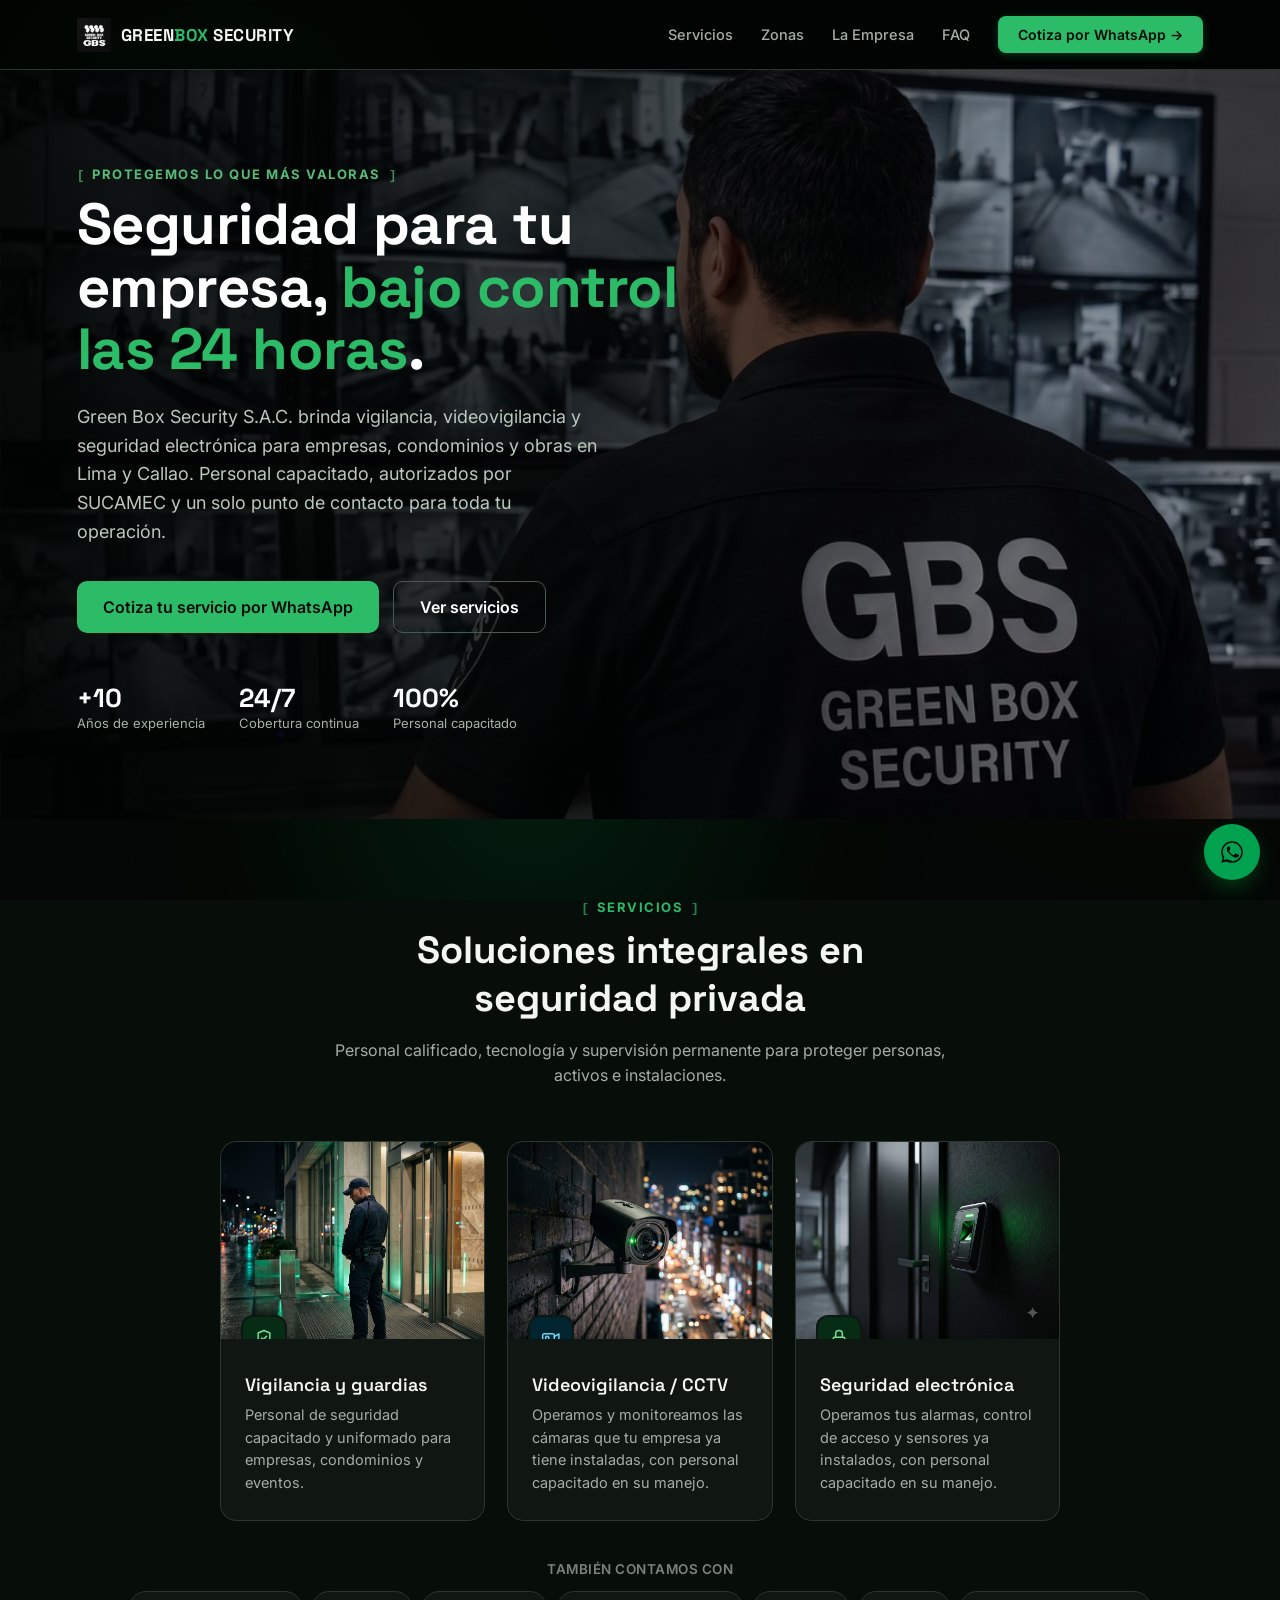
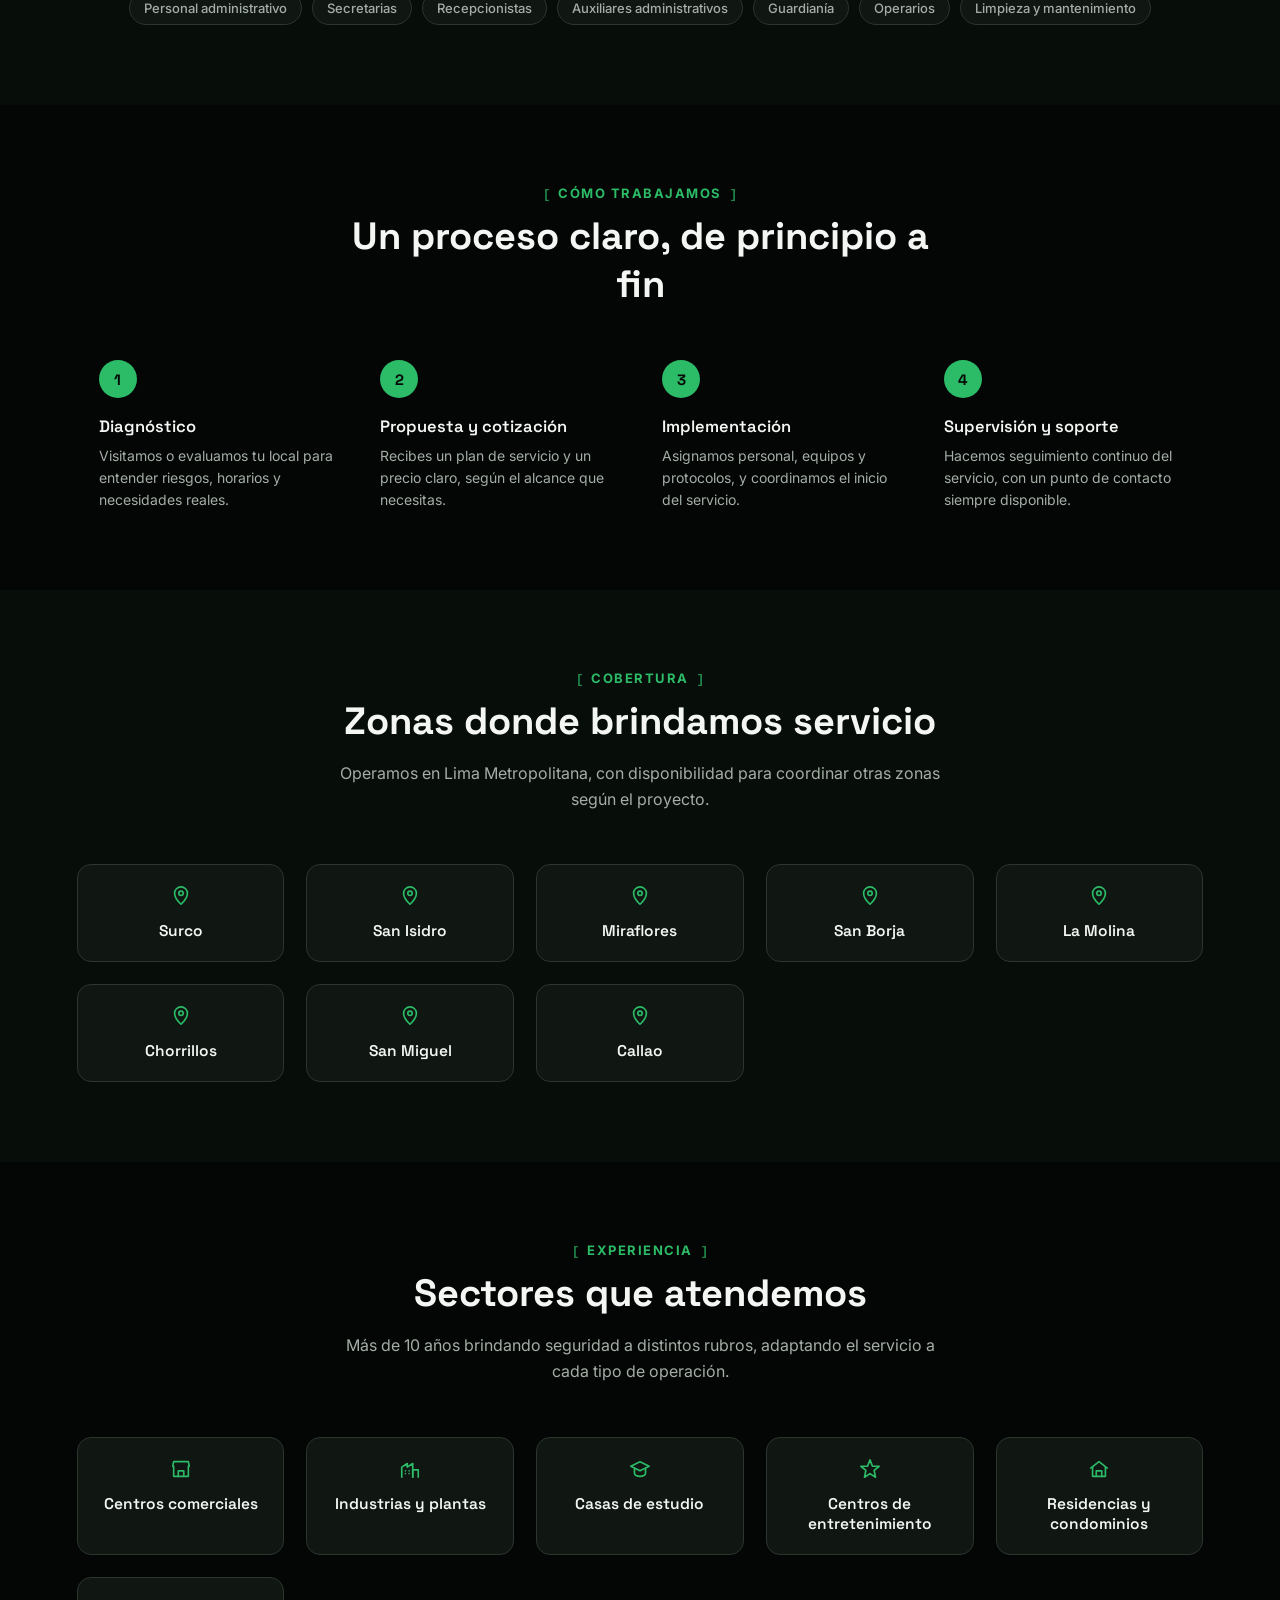
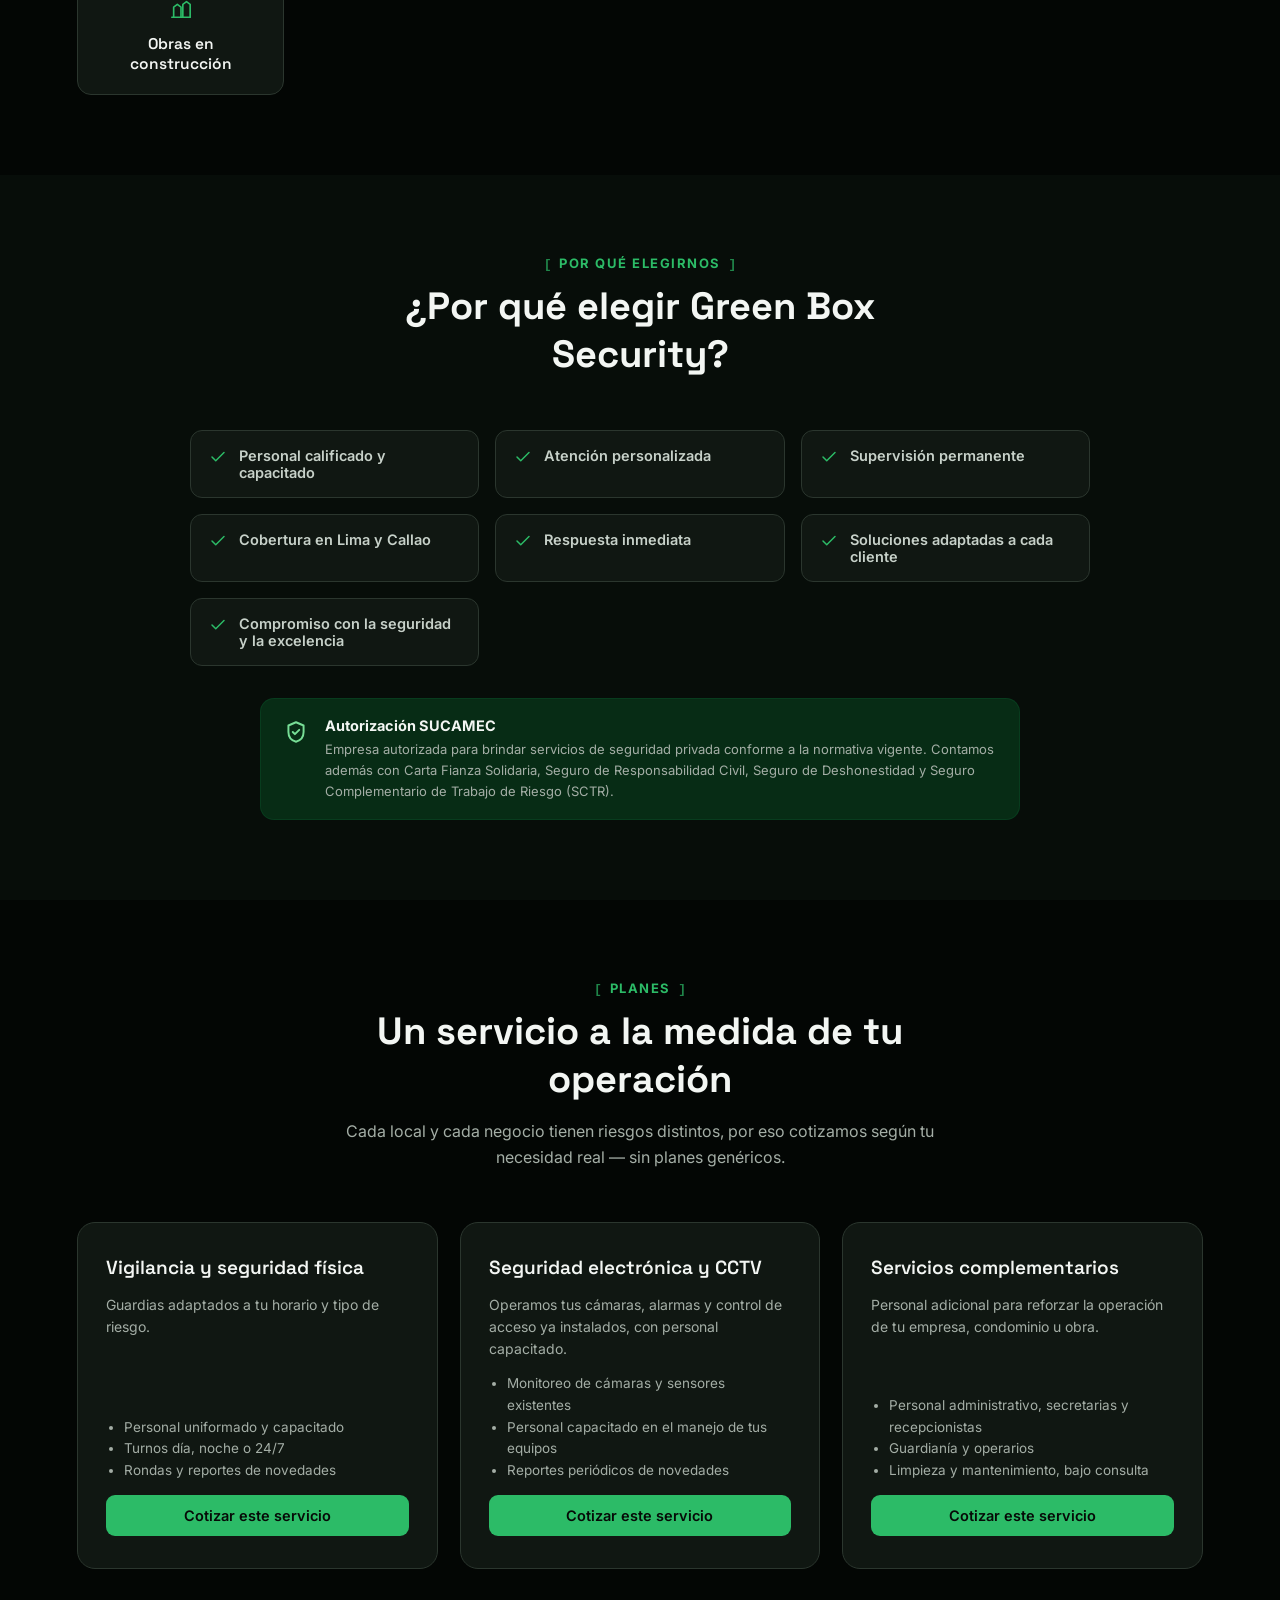
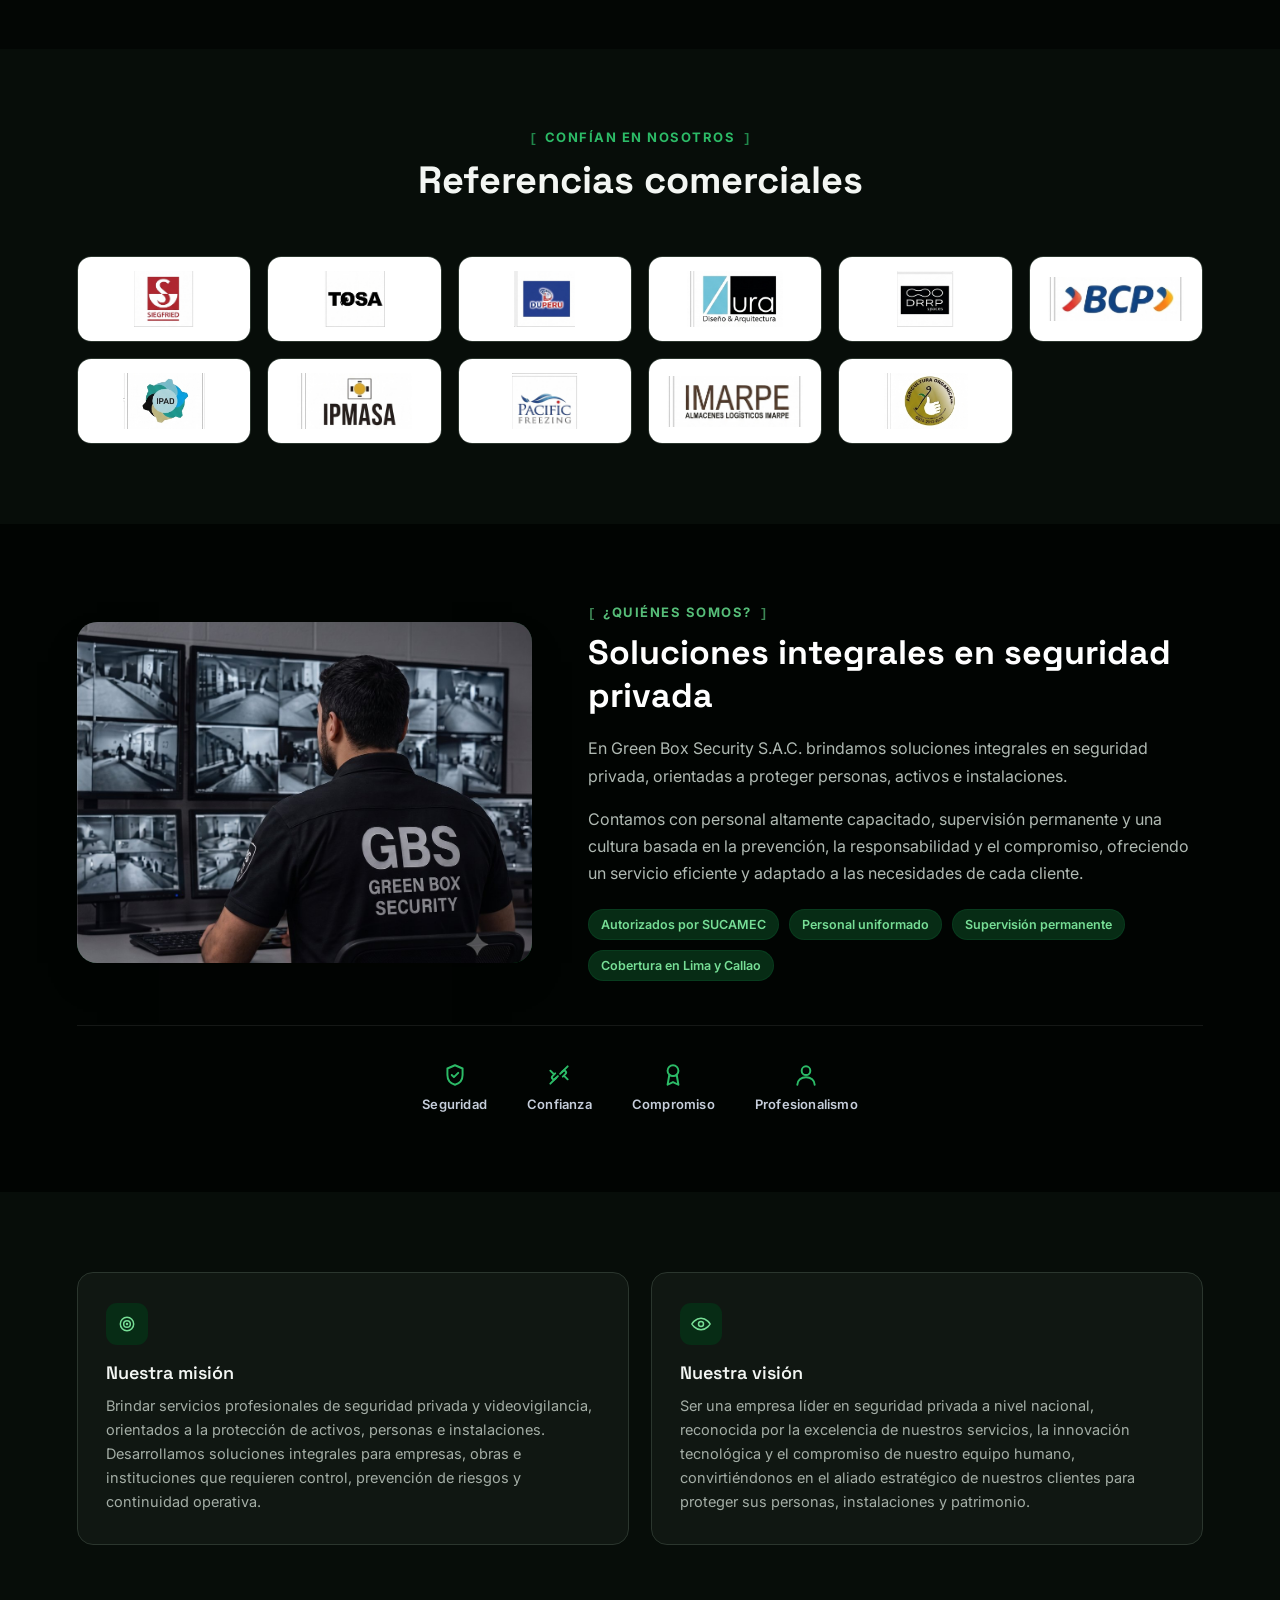
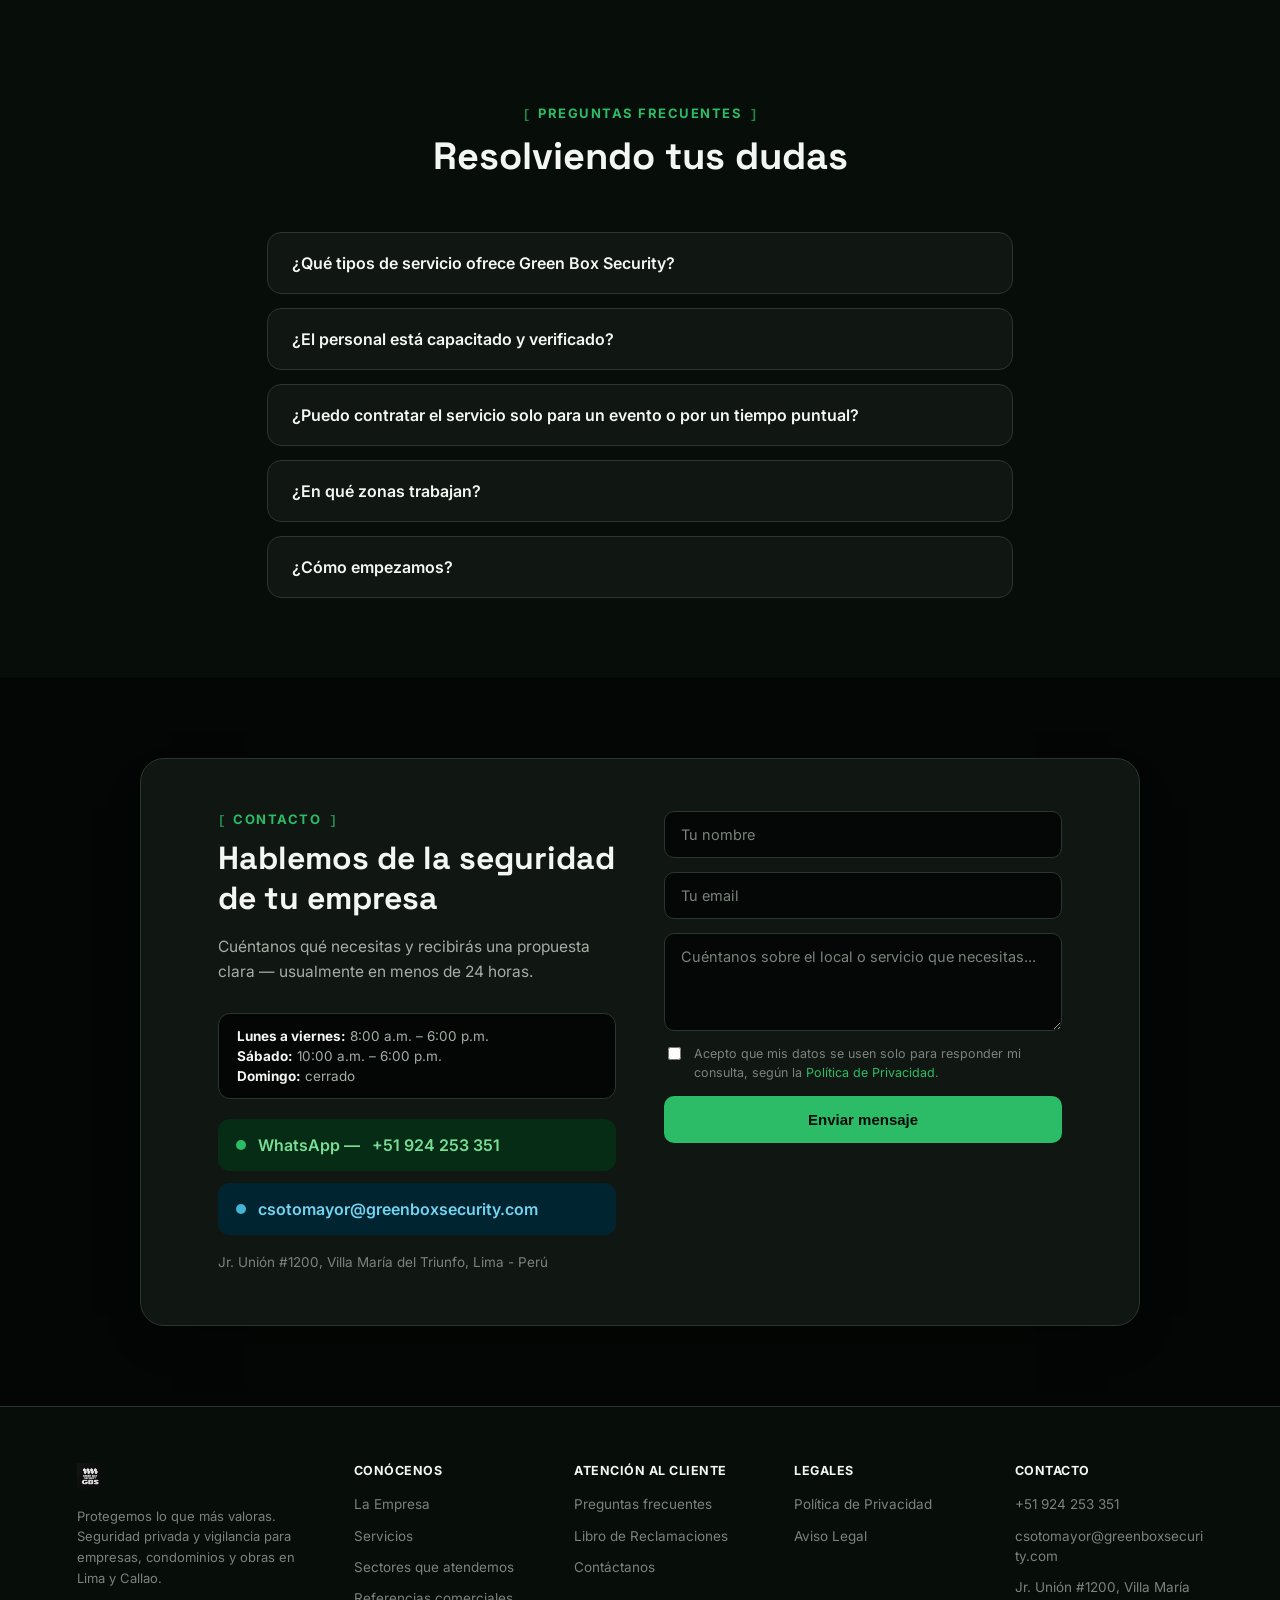
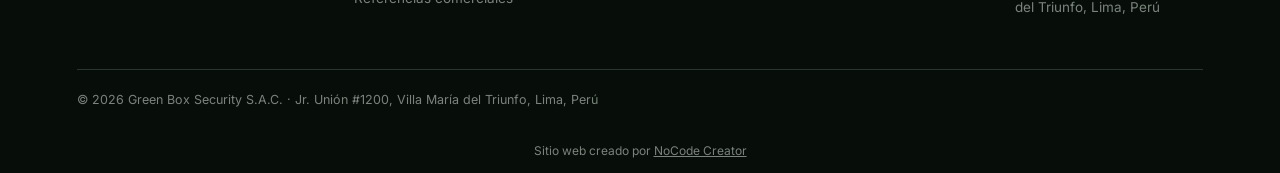
<file: index.html>
<!DOCTYPE html>
<html lang="es">
<head>
<meta charset="UTF-8">
<meta name="viewport" content="width=device-width, initial-scale=1">
<title>GreenBox Security — Seguridad privada y vigilancia para tu empresa</title>
<meta name="description" content="Green Box Security S.A.C. brinda vigilancia, videovigilancia y seguridad electrónica para empresas, condominios y obras en Lima y Callao. Autorizados por SUCAMEC, personal capacitado y cobertura 24/7.">
<link rel="icon" type="image/png" href="assets/logo.jpg">
<link rel="preconnect" href="https://fonts.googleapis.com">
<link rel="preconnect" href="https://fonts.gstatic.com" crossorigin>
<link href="https://fonts.googleapis.com/css2?family=Space+Grotesk:wght@500;600;700&family=Inter:wght@400;500;600;700&display=swap" rel="stylesheet">
<link rel="stylesheet" href="css/style.css">
</head>
<body>

  <!-- FONDO ANIMADO -->
  <div class="bg-scene" aria-hidden="true">
    <div class="bg-scene__layer" data-parallax="0.14"><span class="bg-scene__blob bg-scene__blob--violet"></span></div>
    <div class="bg-scene__layer" data-parallax="-0.1"><span class="bg-scene__blob bg-scene__blob--amber"></span></div>
    <div class="bg-scene__layer" data-parallax="0.08"><span class="bg-scene__blob bg-scene__blob--ink"></span></div>
    <div class="bg-scene__layer" data-parallax="0.05"><span class="bg-scene__mark">GBS</span></div>
  </div>

  <!-- NAV -->
  <header class="nav">
    <a href="#top" class="nav__brand">
      <img src="assets/logo.jpg" alt="" class="nav__logo">
      <span class="nav__brandname">GREEN<span>BOX</span> SECURITY</span>
    </a>
    <nav class="nav__links">
      <a href="#servicios">Servicios</a>
      <a href="#zonas">Zonas</a>
      <a href="empresa.html">La Empresa</a>
      <a href="#faq">FAQ</a>
      <a href="#" class="btn btn--nav js-wa-link" target="_blank" rel="noopener">Cotiza por WhatsApp →</a>
    </nav>
    <button class="nav__burger" id="navBurger" aria-label="Abrir menú" aria-expanded="false" aria-controls="navMobile">
      <span></span><span></span><span></span>
    </button>
  </header>

  <!-- MENU MOVIL -->
  <div class="nav-mobile" id="navMobile">
    <a href="#servicios">Servicios</a>
    <a href="#zonas">Zonas</a>
    <a href="#proceso">Proceso</a>
    <a href="empresa.html">La Empresa</a>
    <a href="#faq">FAQ</a>
    <a href="#contacto">Contacto</a>
  </div>

  <!-- BOTON FLOTANTE WHATSAPP -->
  <a href="#" class="fab-wa js-wa-link" target="_blank" rel="noopener" aria-label="Escríbenos por WhatsApp">
    <svg viewBox="0 0 24 24" width="26" height="26" fill="currentColor"><path d="M17.5 14.4c-.3-.1-1.7-.9-2-1-.3-.1-.5-.1-.7.1-.2.3-.8 1-.9 1.1-.2.2-.3.2-.6.1-.3-.1-1.2-.4-2.3-1.4-.9-.8-1.4-1.7-1.6-2-.2-.3 0-.5.1-.6.1-.1.3-.3.4-.5.1-.1.2-.3.3-.4.1-.2 0-.4 0-.5C10.6 9 10.1 7.8 9.9 7.3c-.2-.5-.4-.4-.6-.4h-.5c-.2 0-.5.1-.7.3-.2.3-.9.9-.9 2.2s1 2.5 1.1 2.7c.1.2 2 3 4.7 4.3.7.3 1.2.5 1.6.6.7.2 1.3.2 1.8.1.5-.1 1.7-.7 1.9-1.3.2-.7.2-1.2.2-1.3-.1-.1-.3-.2-.6-.3z"/><path d="M12 2C6.5 2 2 6.5 2 12c0 1.9.5 3.6 1.4 5.2L2 22l4.9-1.3C8.4 21.5 10.2 22 12 22c5.5 0 10-4.5 10-10S17.5 2 12 2zm0 18.1c-1.7 0-3.3-.5-4.6-1.3l-.3-.2-3 .8.8-2.9-.2-.3C3.9 14.9 3.4 13.5 3.4 12c0-4.7 3.9-8.6 8.6-8.6s8.6 3.9 8.6 8.6-3.9 8.6-8.6 8.6z"/></svg>
  </a>

  <!-- HERO -->
  <section class="hero" id="top">
    <video class="hero__video" autoplay muted loop playsinline poster="assets/foto-monitoreo.jpg">
      <source src="assets/hero-video.mp4" type="video/mp4">
    </video>
    <div class="hero__overlay" aria-hidden="true"></div>
    <div class="hero__copy">
      <div class="eyebrow eyebrow--light">Protegemos lo que más valoras</div>
      <h1 class="hero__title">Seguridad para tu empresa, <em>bajo control las 24 horas</em>.</h1>
      <p class="hero__subtitle">Green Box Security S.A.C. brinda vigilancia, videovigilancia y seguridad electrónica para empresas, condominios y obras en Lima y Callao. Personal capacitado, autorizados por SUCAMEC y un solo punto de contacto para toda tu operación.</p>
      <div class="hero__actions">
        <a href="#" class="btn btn--primary js-wa-link" target="_blank" rel="noopener">Cotiza tu servicio por WhatsApp</a>
        <a href="#servicios" class="btn btn--secondary">Ver servicios</a>
      </div>
      <div class="hero__stats">
        <div class="stat">
          <div class="stat__value">+10</div>
          <div class="stat__label">Años de experiencia</div>
        </div>
        <div class="stat">
          <div class="stat__value">24/7</div>
          <div class="stat__label">Cobertura continua</div>
        </div>
        <div class="stat">
          <div class="stat__value">100%</div>
          <div class="stat__label">Personal capacitado</div>
        </div>
      </div>
    </div>
  </section>

  <!-- SERVICIOS -->
  <section id="servicios" class="section" data-reveal>
    <div class="section__head">
      <div class="eyebrow">Servicios</div>
      <h2>Soluciones integrales en seguridad privada</h2>
      <p>Personal calificado, tecnología y supervisión permanente para proteger personas, activos e instalaciones.</p>
    </div>
    <div class="grid grid--services">
      <div class="card card--service">
        <div class="card__media">
          <img src="assets/servicio-vigilancia.jpg" alt="Guardia de seguridad de GreenBox Security vigilando la entrada de un edificio">
          <div class="card__icon" style="background:var(--green-soft-bg);color:var(--green-soft-fg)">
            <svg viewBox="0 0 24 24" width="20" height="20" fill="none" stroke="currentColor" stroke-width="1.8" stroke-linecap="round" stroke-linejoin="round"><path d="M12 3l7 3v6c0 5-3.5 8-7 9-3.5-1-7-4-7-9V6l7-3z"/><path d="M9 12l2 2 4-4"/></svg>
          </div>
        </div>
        <div class="card__body">
          <h3>Vigilancia y guardias</h3>
          <p>Personal de seguridad capacitado y uniformado para empresas, condominios y eventos.</p>
        </div>
      </div>
      <div class="card card--service">
        <div class="card__media">
          <img src="assets/servicio-cctv.jpg" alt="Cámara de videovigilancia CCTV monitoreada por personal de GreenBox Security">
          <div class="card__icon" style="background:var(--accent2-bg);color:var(--accent2-fg)">
            <svg viewBox="0 0 24 24" width="20" height="20" fill="none" stroke="currentColor" stroke-width="1.8" stroke-linecap="round" stroke-linejoin="round"><rect x="2" y="7" width="14" height="10" rx="2"/><path d="M16 10.2 21.5 7v10L16 13.8"/><circle cx="7.5" cy="12" r="2"/></svg>
          </div>
        </div>
        <div class="card__body">
          <h3>Videovigilancia / CCTV</h3>
          <p>Operamos y monitoreamos las cámaras que tu empresa ya tiene instaladas, con personal capacitado en su manejo.</p>
        </div>
      </div>
      <div class="card card--service">
        <div class="card__media">
          <img src="assets/servicio-electronica.jpg" alt="Panel de control de acceso electrónico con luz indicadora verde">
          <div class="card__icon" style="background:var(--green-soft-bg);color:var(--green-soft-fg)">
            <svg viewBox="0 0 24 24" width="20" height="20" fill="none" stroke="currentColor" stroke-width="1.8" stroke-linecap="round" stroke-linejoin="round"><rect x="5" y="11" width="14" height="9" rx="2"/><path d="M8 11V7a4 4 0 0 1 8 0v4"/><circle cx="12" cy="15.5" r="1.3" fill="currentColor" stroke="none"/></svg>
          </div>
        </div>
        <div class="card__body">
          <h3>Seguridad electrónica</h3>
          <p>Operamos tus alarmas, control de acceso y sensores ya instalados, con personal capacitado en su manejo.</p>
        </div>
      </div>
    </div>
    <div class="extra-services" data-reveal>
      <p class="extra-services__label">También contamos con</p>
      <div class="chip-list">
        <span class="chip">Personal administrativo</span>
        <span class="chip">Secretarias</span>
        <span class="chip">Recepcionistas</span>
        <span class="chip">Auxiliares administrativos</span>
        <span class="chip">Guardianía</span>
        <span class="chip">Operarios</span>
        <span class="chip">Limpieza y mantenimiento</span>
      </div>
    </div>
  </section>

  <!-- PROCESO -->
  <section id="proceso" class="section section--alt" data-reveal>
    <div class="section__inner">
      <div class="section__head">
        <div class="eyebrow">Cómo trabajamos</div>
        <h2>Un proceso claro, de principio a fin</h2>
      </div>
      <div class="grid grid--steps">
        <div class="step">
          <div class="step__num">1</div>
          <h3>Diagnóstico</h3>
          <p>Visitamos o evaluamos tu local para entender riesgos, horarios y necesidades reales.</p>
        </div>
        <div class="step">
          <div class="step__num">2</div>
          <h3>Propuesta y cotización</h3>
          <p>Recibes un plan de servicio y un precio claro, según el alcance que necesitas.</p>
        </div>
        <div class="step">
          <div class="step__num">3</div>
          <h3>Implementación</h3>
          <p>Asignamos personal, equipos y protocolos, y coordinamos el inicio del servicio.</p>
        </div>
        <div class="step">
          <div class="step__num">4</div>
          <h3>Supervisión y soporte</h3>
          <p>Hacemos seguimiento continuo del servicio, con un punto de contacto siempre disponible.</p>
        </div>
      </div>
    </div>
  </section>

  <!-- ZONAS DE COBERTURA -->
  <section id="zonas" class="section" data-reveal>
    <div class="section__head">
      <div class="eyebrow">Cobertura</div>
      <h2>Zonas donde brindamos servicio</h2>
      <p>Operamos en Lima Metropolitana, con disponibilidad para coordinar otras zonas según el proyecto.</p>
    </div>
    <div class="grid grid--zones">
      <div class="card card--zone">
        <div class="card--zone__icon"><svg viewBox="0 0 24 24" width="22" height="22" fill="none" stroke="currentColor" stroke-width="1.8" stroke-linecap="round" stroke-linejoin="round"><path d="M12 21s7-6.5 7-12a7 7 0 1 0-14 0c0 5.5 7 12 7 12z"/><circle cx="12" cy="9" r="2.4"/></svg></div>
        <h3>Surco</h3>
      </div>
      <div class="card card--zone">
        <div class="card--zone__icon"><svg viewBox="0 0 24 24" width="22" height="22" fill="none" stroke="currentColor" stroke-width="1.8" stroke-linecap="round" stroke-linejoin="round"><path d="M12 21s7-6.5 7-12a7 7 0 1 0-14 0c0 5.5 7 12 7 12z"/><circle cx="12" cy="9" r="2.4"/></svg></div>
        <h3>San Isidro</h3>
      </div>
      <div class="card card--zone">
        <div class="card--zone__icon"><svg viewBox="0 0 24 24" width="22" height="22" fill="none" stroke="currentColor" stroke-width="1.8" stroke-linecap="round" stroke-linejoin="round"><path d="M12 21s7-6.5 7-12a7 7 0 1 0-14 0c0 5.5 7 12 7 12z"/><circle cx="12" cy="9" r="2.4"/></svg></div>
        <h3>Miraflores</h3>
      </div>
      <div class="card card--zone">
        <div class="card--zone__icon"><svg viewBox="0 0 24 24" width="22" height="22" fill="none" stroke="currentColor" stroke-width="1.8" stroke-linecap="round" stroke-linejoin="round"><path d="M12 21s7-6.5 7-12a7 7 0 1 0-14 0c0 5.5 7 12 7 12z"/><circle cx="12" cy="9" r="2.4"/></svg></div>
        <h3>San Borja</h3>
      </div>
      <div class="card card--zone">
        <div class="card--zone__icon"><svg viewBox="0 0 24 24" width="22" height="22" fill="none" stroke="currentColor" stroke-width="1.8" stroke-linecap="round" stroke-linejoin="round"><path d="M12 21s7-6.5 7-12a7 7 0 1 0-14 0c0 5.5 7 12 7 12z"/><circle cx="12" cy="9" r="2.4"/></svg></div>
        <h3>La Molina</h3>
      </div>
      <div class="card card--zone">
        <div class="card--zone__icon"><svg viewBox="0 0 24 24" width="22" height="22" fill="none" stroke="currentColor" stroke-width="1.8" stroke-linecap="round" stroke-linejoin="round"><path d="M12 21s7-6.5 7-12a7 7 0 1 0-14 0c0 5.5 7 12 7 12z"/><circle cx="12" cy="9" r="2.4"/></svg></div>
        <h3>Chorrillos</h3>
      </div>
      <div class="card card--zone">
        <div class="card--zone__icon"><svg viewBox="0 0 24 24" width="22" height="22" fill="none" stroke="currentColor" stroke-width="1.8" stroke-linecap="round" stroke-linejoin="round"><path d="M12 21s7-6.5 7-12a7 7 0 1 0-14 0c0 5.5 7 12 7 12z"/><circle cx="12" cy="9" r="2.4"/></svg></div>
        <h3>San Miguel</h3>
      </div>
      <div class="card card--zone">
        <div class="card--zone__icon"><svg viewBox="0 0 24 24" width="22" height="22" fill="none" stroke="currentColor" stroke-width="1.8" stroke-linecap="round" stroke-linejoin="round"><path d="M12 21s7-6.5 7-12a7 7 0 1 0-14 0c0 5.5 7 12 7 12z"/><circle cx="12" cy="9" r="2.4"/></svg></div>
        <h3>Callao</h3>
      </div>
    </div>
  </section>

  <!-- SECTORES QUE ATENDEMOS -->
  <section id="sectores" class="section section--alt" data-reveal>
    <div class="section__inner">
      <div class="section__head">
        <div class="eyebrow">Experiencia</div>
        <h2>Sectores que atendemos</h2>
        <p>Más de 10 años brindando seguridad a distintos rubros, adaptando el servicio a cada tipo de operación.</p>
      </div>
      <div class="grid grid--zones">
        <div class="card card--zone">
          <div class="card--zone__icon"><svg viewBox="0 0 24 24" width="22" height="22" fill="none" stroke="currentColor" stroke-width="1.8" stroke-linecap="round" stroke-linejoin="round"><path d="M3 9l1-5h16l1 5"/><path d="M4 9v11h16V9"/><path d="M9 20v-6h6v6"/></svg></div>
          <h3>Centros comerciales</h3>
        </div>
        <div class="card card--zone">
          <div class="card--zone__icon"><svg viewBox="0 0 24 24" width="22" height="22" fill="none" stroke="currentColor" stroke-width="1.8" stroke-linecap="round" stroke-linejoin="round"><path d="M3 21V10l6-4v4l6-4v15"/><path d="M15 21V13h6v8"/><path d="M7 14h.01M7 17h.01M11 14h.01M11 17h.01"/></svg></div>
          <h3>Industrias y plantas</h3>
        </div>
        <div class="card card--zone">
          <div class="card--zone__icon"><svg viewBox="0 0 24 24" width="22" height="22" fill="none" stroke="currentColor" stroke-width="1.8" stroke-linecap="round" stroke-linejoin="round"><path d="M2 9l10-5 10 5-10 5-10-5z"/><path d="M6 11.5V17c0 1.5 2.5 3 6 3s6-1.5 6-3v-5.5"/></svg></div>
          <h3>Casas de estudio</h3>
        </div>
        <div class="card card--zone">
          <div class="card--zone__icon"><svg viewBox="0 0 24 24" width="22" height="22" fill="none" stroke="currentColor" stroke-width="1.8" stroke-linecap="round" stroke-linejoin="round"><path d="M12 2l2.6 6.8L22 9l-5.5 4.6L18 21l-6-4-6 4 1.5-7.4L2 9l7.4-.2L12 2z"/></svg></div>
          <h3>Centros de entretenimiento</h3>
        </div>
        <div class="card card--zone">
          <div class="card--zone__icon"><svg viewBox="0 0 24 24" width="22" height="22" fill="none" stroke="currentColor" stroke-width="1.8" stroke-linecap="round" stroke-linejoin="round"><path d="M3 11l9-7 9 7"/><path d="M5 10v10h14V10"/><path d="M9 20v-6h6v6"/></svg></div>
          <h3>Residencias y condominios</h3>
        </div>
        <div class="card card--zone">
          <div class="card--zone__icon"><svg viewBox="0 0 24 24" width="22" height="22" fill="none" stroke="currentColor" stroke-width="1.8" stroke-linecap="round" stroke-linejoin="round"><path d="M2 21h20"/><path d="M4 21V10l4-3 4 3v11"/><path d="M14 21V7l4-3 4 3v14"/></svg></div>
          <h3>Obras en construcción</h3>
        </div>
      </div>
    </div>
  </section>

  <!-- POR QUÉ ELEGIRNOS -->
  <section id="por-que-elegirnos" class="section" data-reveal>
    <div class="section__inner">
      <div class="section__head">
        <div class="eyebrow">Por qué elegirnos</div>
        <h2>¿Por qué elegir Green Box Security?</h2>
      </div>
      <div class="checklist-grid">
        <div class="checklist-item">
          <svg viewBox="0 0 24 24" width="18" height="18" fill="none" stroke="currentColor" stroke-width="2" stroke-linecap="round" stroke-linejoin="round"><path d="M20 6 9 17l-5-5"/></svg>
          <span>Personal calificado y capacitado</span>
        </div>
        <div class="checklist-item">
          <svg viewBox="0 0 24 24" width="18" height="18" fill="none" stroke="currentColor" stroke-width="2" stroke-linecap="round" stroke-linejoin="round"><path d="M20 6 9 17l-5-5"/></svg>
          <span>Atención personalizada</span>
        </div>
        <div class="checklist-item">
          <svg viewBox="0 0 24 24" width="18" height="18" fill="none" stroke="currentColor" stroke-width="2" stroke-linecap="round" stroke-linejoin="round"><path d="M20 6 9 17l-5-5"/></svg>
          <span>Supervisión permanente</span>
        </div>
        <div class="checklist-item">
          <svg viewBox="0 0 24 24" width="18" height="18" fill="none" stroke="currentColor" stroke-width="2" stroke-linecap="round" stroke-linejoin="round"><path d="M20 6 9 17l-5-5"/></svg>
          <span>Cobertura en Lima y Callao</span>
        </div>
        <div class="checklist-item">
          <svg viewBox="0 0 24 24" width="18" height="18" fill="none" stroke="currentColor" stroke-width="2" stroke-linecap="round" stroke-linejoin="round"><path d="M20 6 9 17l-5-5"/></svg>
          <span>Respuesta inmediata</span>
        </div>
        <div class="checklist-item">
          <svg viewBox="0 0 24 24" width="18" height="18" fill="none" stroke="currentColor" stroke-width="2" stroke-linecap="round" stroke-linejoin="round"><path d="M20 6 9 17l-5-5"/></svg>
          <span>Soluciones adaptadas a cada cliente</span>
        </div>
        <div class="checklist-item">
          <svg viewBox="0 0 24 24" width="18" height="18" fill="none" stroke="currentColor" stroke-width="2" stroke-linecap="round" stroke-linejoin="round"><path d="M20 6 9 17l-5-5"/></svg>
          <span>Compromiso con la seguridad y la excelencia</span>
        </div>
      </div>
      <div class="sucamec-badge">
        <svg viewBox="0 0 24 24" width="26" height="26" fill="none" stroke="currentColor" stroke-width="1.8" stroke-linecap="round" stroke-linejoin="round"><path d="M12 3l7 3v6c0 5-3.5 8-7 9-3.5-1-7-4-7-9V6l7-3z"/><path d="M9 12l2 2 4-4"/></svg>
        <div>
          <strong>Autorización SUCAMEC</strong>
          <span>Empresa autorizada para brindar servicios de seguridad privada conforme a la normativa vigente. Contamos además con Carta Fianza Solidaria, Seguro de Responsabilidad Civil, Seguro de Deshonestidad y Seguro Complementario de Trabajo de Riesgo (SCTR).</span>
        </div>
      </div>
    </div>
  </section>

  <!-- PLANES / COTIZACIÓN -->
  <section id="precios" class="section section--alt" data-reveal>
    <div class="section__inner">
      <div class="section__head">
        <div class="eyebrow">Planes</div>
        <h2>Un servicio a la medida de tu operación</h2>
        <p>Cada local y cada negocio tienen riesgos distintos, por eso cotizamos según tu necesidad real — sin planes genéricos.</p>
      </div>
      <div class="grid grid--pricing">
        <div class="card card--pricing">
          <h3>Vigilancia y seguridad física</h3>
          <p>Guardias adaptados a tu horario y tipo de riesgo.</p>
          <ul>
            <li>Personal uniformado y capacitado</li>
            <li>Turnos día, noche o 24/7</li>
            <li>Rondas y reportes de novedades</li>
          </ul>
          <a href="#" class="btn btn--block js-wa-link" target="_blank" rel="noopener">Cotizar este servicio</a>
        </div>
        <div class="card card--pricing">
          <h3>Seguridad electrónica y CCTV</h3>
          <p>Operamos tus cámaras, alarmas y control de acceso ya instalados, con personal capacitado.</p>
          <ul>
            <li>Monitoreo de cámaras y sensores existentes</li>
            <li>Personal capacitado en el manejo de tus equipos</li>
            <li>Reportes periódicos de novedades</li>
          </ul>
          <a href="#" class="btn btn--block js-wa-link" target="_blank" rel="noopener">Cotizar este servicio</a>
        </div>
        <div class="card card--pricing">
          <h3>Servicios complementarios</h3>
          <p>Personal adicional para reforzar la operación de tu empresa, condominio u obra.</p>
          <ul>
            <li>Personal administrativo, secretarias y recepcionistas</li>
            <li>Guardianía y operarios</li>
            <li>Limpieza y mantenimiento, bajo consulta</li>
          </ul>
          <a href="#" class="btn btn--block js-wa-link" target="_blank" rel="noopener">Cotizar este servicio</a>
        </div>
      </div>
    </div>
  </section>

  <!-- REFERENCIAS COMERCIALES -->
  <section id="referencias" class="section" data-reveal>
    <div class="section__inner">
      <div class="section__head">
        <div class="eyebrow">Confían en nosotros</div>
        <h2>Referencias comerciales</h2>
      </div>
      <div class="grid grid--brands">
        <div class="card card--brand">
          <div class="card__logo"><img src="assets/cliente-siegfried.jpg" alt="Siegfried"></div>
        </div>
        <div class="card card--brand">
          <div class="card__logo"><img src="assets/cliente-tosa.jpg" alt="TOSA"></div>
        </div>
        <div class="card card--brand">
          <div class="card__logo"><img src="assets/cliente-duperu.jpg" alt="DUPERU"></div>
        </div>
        <div class="card card--brand">
          <div class="card__logo"><img src="assets/cliente-aura.jpg" alt="Aura Diseño & Arquitectura"></div>
        </div>
        <div class="card card--brand">
          <div class="card__logo"><img src="assets/cliente-drrp.jpg" alt="DRRP Spaces"></div>
        </div>
        <div class="card card--brand">
          <div class="card__logo"><img src="assets/cliente-bcp.jpg" alt="BCP"></div>
        </div>
        <div class="card card--brand">
          <div class="card__logo"><img src="assets/cliente-ipad.jpg" alt="IPAD"></div>
        </div>
        <div class="card card--brand">
          <div class="card__logo"><img src="assets/cliente-ipmasa.jpg" alt="IPMASA"></div>
        </div>
        <div class="card card--brand">
          <div class="card__logo"><img src="assets/cliente-pacificfreezing.jpg" alt="Pacific Freezing"></div>
        </div>
        <div class="card card--brand">
          <div class="card__logo"><img src="assets/cliente-imarpe.jpg" alt="IMARPE — Almacenes Logísticos"></div>
        </div>
        <div class="card card--brand">
          <div class="card__logo"><img src="assets/cliente-cert.jpg" alt="Certificación Agricultura Orgánica"></div>
        </div>
      </div>
    </div>
  </section>

  <!-- SOBRE NOSOTROS -->
  <section id="sobre-nosotros" class="about" data-reveal>
    <div class="about__inner">
      <div class="about__photo">
        <img src="assets/foto-monitoreo.jpg" alt="Personal de Green Box Security supervisando cámaras en la sala de monitoreo">
      </div>
      <div>
        <div class="eyebrow eyebrow--light">¿Quiénes somos?</div>
        <h2 class="about__title">Soluciones integrales en seguridad privada</h2>
        <p class="about__text">En Green Box Security S.A.C. brindamos soluciones integrales en seguridad privada, orientadas a proteger personas, activos e instalaciones.</p>
        <p class="about__text">Contamos con personal altamente capacitado, supervisión permanente y una cultura basada en la prevención, la responsabilidad y el compromiso, ofreciendo un servicio eficiente y adaptado a las necesidades de cada cliente.</p>
        <div class="about__badges">
          <span class="about__badge">Autorizados por SUCAMEC</span>
          <span class="about__badge">Personal uniformado</span>
          <span class="about__badge">Supervisión permanente</span>
          <span class="about__badge">Cobertura en Lima y Callao</span>
        </div>
      </div>
    </div>
    <div class="values-row">
      <div class="value-item">
        <svg viewBox="0 0 24 24" width="26" height="26" fill="none" stroke="currentColor" stroke-width="1.8" stroke-linecap="round" stroke-linejoin="round"><path d="M12 3l7 3v6c0 5-3.5 8-7 9-3.5-1-7-4-7-9V6l7-3z"/><path d="M9 12l2 2 4-4"/></svg>
        <span>Seguridad</span>
      </div>
      <div class="value-item">
        <svg viewBox="0 0 24 24" width="26" height="26" fill="none" stroke="currentColor" stroke-width="1.8" stroke-linecap="round" stroke-linejoin="round"><path d="M11 13l-2.5 2.5a1.8 1.8 0 0 1-2.5 0 1.8 1.8 0 0 1 0-2.5L8.5 10.5"/><path d="M13 11l2.5-2.5a1.8 1.8 0 0 1 2.5 0 1.8 1.8 0 0 1 0 2.5L15.5 13.5"/><path d="M4 8l3 3M20 16l-3-3"/><path d="M9.5 14.5 4 20M14.5 9.5 20 4"/></svg>
        <span>Confianza</span>
      </div>
      <div class="value-item">
        <svg viewBox="0 0 24 24" width="26" height="26" fill="none" stroke="currentColor" stroke-width="1.8" stroke-linecap="round" stroke-linejoin="round"><circle cx="12" cy="8" r="5"/><path d="M8.5 12.5 7 21l5-2.5L17 21l-1.5-8.5"/></svg>
        <span>Compromiso</span>
      </div>
      <div class="value-item">
        <svg viewBox="0 0 24 24" width="26" height="26" fill="none" stroke="currentColor" stroke-width="1.8" stroke-linecap="round" stroke-linejoin="round"><circle cx="12" cy="8" r="4"/><path d="M4 21c0-4 3.6-7 8-7s8 3 8 7"/></svg>
        <span>Profesionalismo</span>
      </div>
    </div>
  </section>

  <!-- MISIÓN Y VISIÓN -->
  <section class="section" data-reveal>
    <div class="grid" style="grid-template-columns: repeat(auto-fit, minmax(280px, 1fr));">
      <div class="mv-card">
        <div class="mv-card__icon">
          <svg viewBox="0 0 24 24" width="20" height="20" fill="none" stroke="currentColor" stroke-width="1.8" stroke-linecap="round" stroke-linejoin="round"><circle cx="12" cy="12" r="8"/><circle cx="12" cy="12" r="4"/><circle cx="12" cy="12" r="0.6" fill="currentColor"/></svg>
        </div>
        <h3>Nuestra misión</h3>
        <p>Brindar servicios profesionales de seguridad privada y videovigilancia, orientados a la protección de activos, personas e instalaciones. Desarrollamos soluciones integrales para empresas, obras e instituciones que requieren control, prevención de riesgos y continuidad operativa.</p>
      </div>
      <div class="mv-card">
        <div class="mv-card__icon">
          <svg viewBox="0 0 24 24" width="20" height="20" fill="none" stroke="currentColor" stroke-width="1.8" stroke-linecap="round" stroke-linejoin="round"><path d="M1 12s4-7 11-7 11 7 11 7-4 7-11 7-11-7-11-7z"/><circle cx="12" cy="12" r="3"/></svg>
        </div>
        <h3>Nuestra visión</h3>
        <p>Ser una empresa líder en seguridad privada a nivel nacional, reconocida por la excelencia de nuestros servicios, la innovación tecnológica y el compromiso de nuestro equipo humano, convirtiéndonos en el aliado estratégico de nuestros clientes para proteger sus personas, instalaciones y patrimonio.</p>
      </div>
    </div>
  </section>

  <!-- FAQ -->
  <section id="faq" class="section section--narrow" data-reveal>
    <div class="section__head">
      <div class="eyebrow">Preguntas frecuentes</div>
      <h2>Resolviendo tus dudas</h2>
    </div>
    <div class="faq-list">
      <details class="faq-item">
        <summary>¿Qué tipos de servicio ofrece Green Box Security?</summary>
        <p>Vigilancia y guardias, videovigilancia/CCTV y seguridad electrónica (alarmas y control de acceso), además de servicios complementarios como personal administrativo, guardianía y, bajo consulta, limpieza y mantenimiento. Podemos combinar varios servicios en un solo contrato.</p>
      </details>
      <details class="faq-item">
        <summary>¿El personal está capacitado y verificado?</summary>
        <p>Sí. Nuestro personal de seguridad y limpieza pasa por un proceso de selección, capacitación y verificación antes de asignarse a cualquier operación.</p>
      </details>
      <details class="faq-item">
        <summary>¿Puedo contratar el servicio solo para un evento o por un tiempo puntual?</summary>
        <p>Sí, trabajamos tanto contratos permanentes como coberturas puntuales para eventos, mudanzas o periodos específicos. Cuéntanos tu caso y te proponemos la mejor forma de cubrirlo.</p>
      </details>
      <details class="faq-item">
        <summary>¿En qué zonas trabajan?</summary>
        <p>Cubrimos Lima Metropolitana, incluyendo los distritos listados en la sección de cobertura. Si tu ubicación no aparece, escríbenos y evaluamos la posibilidad de atenderla.</p>
      </details>
      <details class="faq-item">
        <summary>¿Cómo empezamos?</summary>
        <p>Escríbenos por WhatsApp o correo contándonos tu local, horario y tipo de riesgo. Coordinamos una evaluación y te enviamos una propuesta clara.</p>
      </details>
    </div>
  </section>

  <!-- CONTACTO -->
  <section id="contacto" class="section section--alt" data-reveal>
    <div class="contact-card">
      <div class="contact-card__info">
        <div class="eyebrow">Contacto</div>
        <h2>Hablemos de la seguridad de tu empresa</h2>
        <p>Cuéntanos qué necesitas y recibirás una propuesta clara — usualmente en menos de 24 horas.</p>
        <div class="contact-hours">
          <span><strong>Lunes a viernes:</strong> 8:00 a.m. – 6:00 p.m.</span>
          <span><strong>Sábado:</strong> 10:00 a.m. – 6:00 p.m.</span>
          <span><strong>Domingo:</strong> cerrado</span>
        </div>
        <a href="#" class="contact-link contact-link--wa js-wa-link" target="_blank" rel="noopener">
          <span class="contact-link__dot contact-link__dot--green"></span>
          WhatsApp — <span class="js-wa-display">+51 924 253 351</span>
        </a>
        <a href="#" class="contact-link contact-link--mail js-mail-link">
          <span class="contact-link__dot contact-link__dot--blue"></span>
          <span class="js-mail-display">csotomayor@greenboxsecurity.com</span>
        </a>
        <p style="font-size:13.5px;color:var(--text-muted);margin:16px 0 0;">Jr. Unión #1200, Villa María del Triunfo, Lima - Perú</p>
      </div>
      <form class="contact-form" id="contactForm">
        <input type="text" placeholder="Tu nombre" required>
        <input type="email" placeholder="Tu email" required>
        <textarea placeholder="Cuéntanos sobre el local o servicio que necesitas..." rows="4" required></textarea>
        <label class="contact-form__consent">
          <input type="checkbox" required>
          <span>Acepto que mis datos se usen solo para responder mi consulta, según la <a href="privacidad.html">Política de Privacidad</a>.</span>
        </label>
        <button type="submit">Enviar mensaje</button>
        <p class="contact-form__success" id="contactSuccess" hidden>¡Gracias! Este formulario es una demo — por ahora escríbenos directo por WhatsApp o email.</p>
      </form>
    </div>
  </section>

  <!-- FOOTER -->
  <footer class="footer">
    <div class="footer__grid">
      <div class="footer__col footer__col--brand">
        <a href="#top" class="footer__brand">
          <img src="assets/logo.jpg" alt="GreenBox Security" class="footer__logo">
        </a>
        <p>Protegemos lo que más valoras. Seguridad privada y vigilancia para empresas, condominios y obras en Lima y Callao.</p>
      </div>
      <div class="footer__col">
        <h4>Conócenos</h4>
        <a href="empresa.html">La Empresa</a>
        <a href="#servicios">Servicios</a>
        <a href="#sectores">Sectores que atendemos</a>
        <a href="#referencias">Referencias comerciales</a>
      </div>
      <div class="footer__col">
        <h4>Atención al cliente</h4>
        <a href="#faq">Preguntas frecuentes</a>
        <a href="libro-reclamaciones.html">Libro de Reclamaciones</a>
        <a href="#contacto">Contáctanos</a>
      </div>
      <div class="footer__col">
        <h4>Legales</h4>
        <a href="privacidad.html">Política de Privacidad</a>
        <a href="aviso-legal.html">Aviso Legal</a>
      </div>
      <div class="footer__col">
        <h4>Contacto</h4>
        <a href="https://wa.me/51924253351" target="_blank" rel="noopener">+51 924 253 351</a>
        <a href="mailto:csotomayor@greenboxsecurity.com">csotomayor@greenboxsecurity.com</a>
        <span>Jr. Unión #1200, Villa María del Triunfo, Lima, Perú</span>
      </div>
    </div>
    <div class="footer__bottom">© 2026 Green Box Security S.A.C. · Jr. Unión #1200, Villa María del Triunfo, Lima, Perú</div>
  </footer>
  <div class="credit-bar">Sitio web creado por <a href="https://nocodecreatoria.com/" target="_blank" rel="noopener">NoCode Creator</a></div>

<script src="js/main.js"></script>
</body>
</html>
</file>
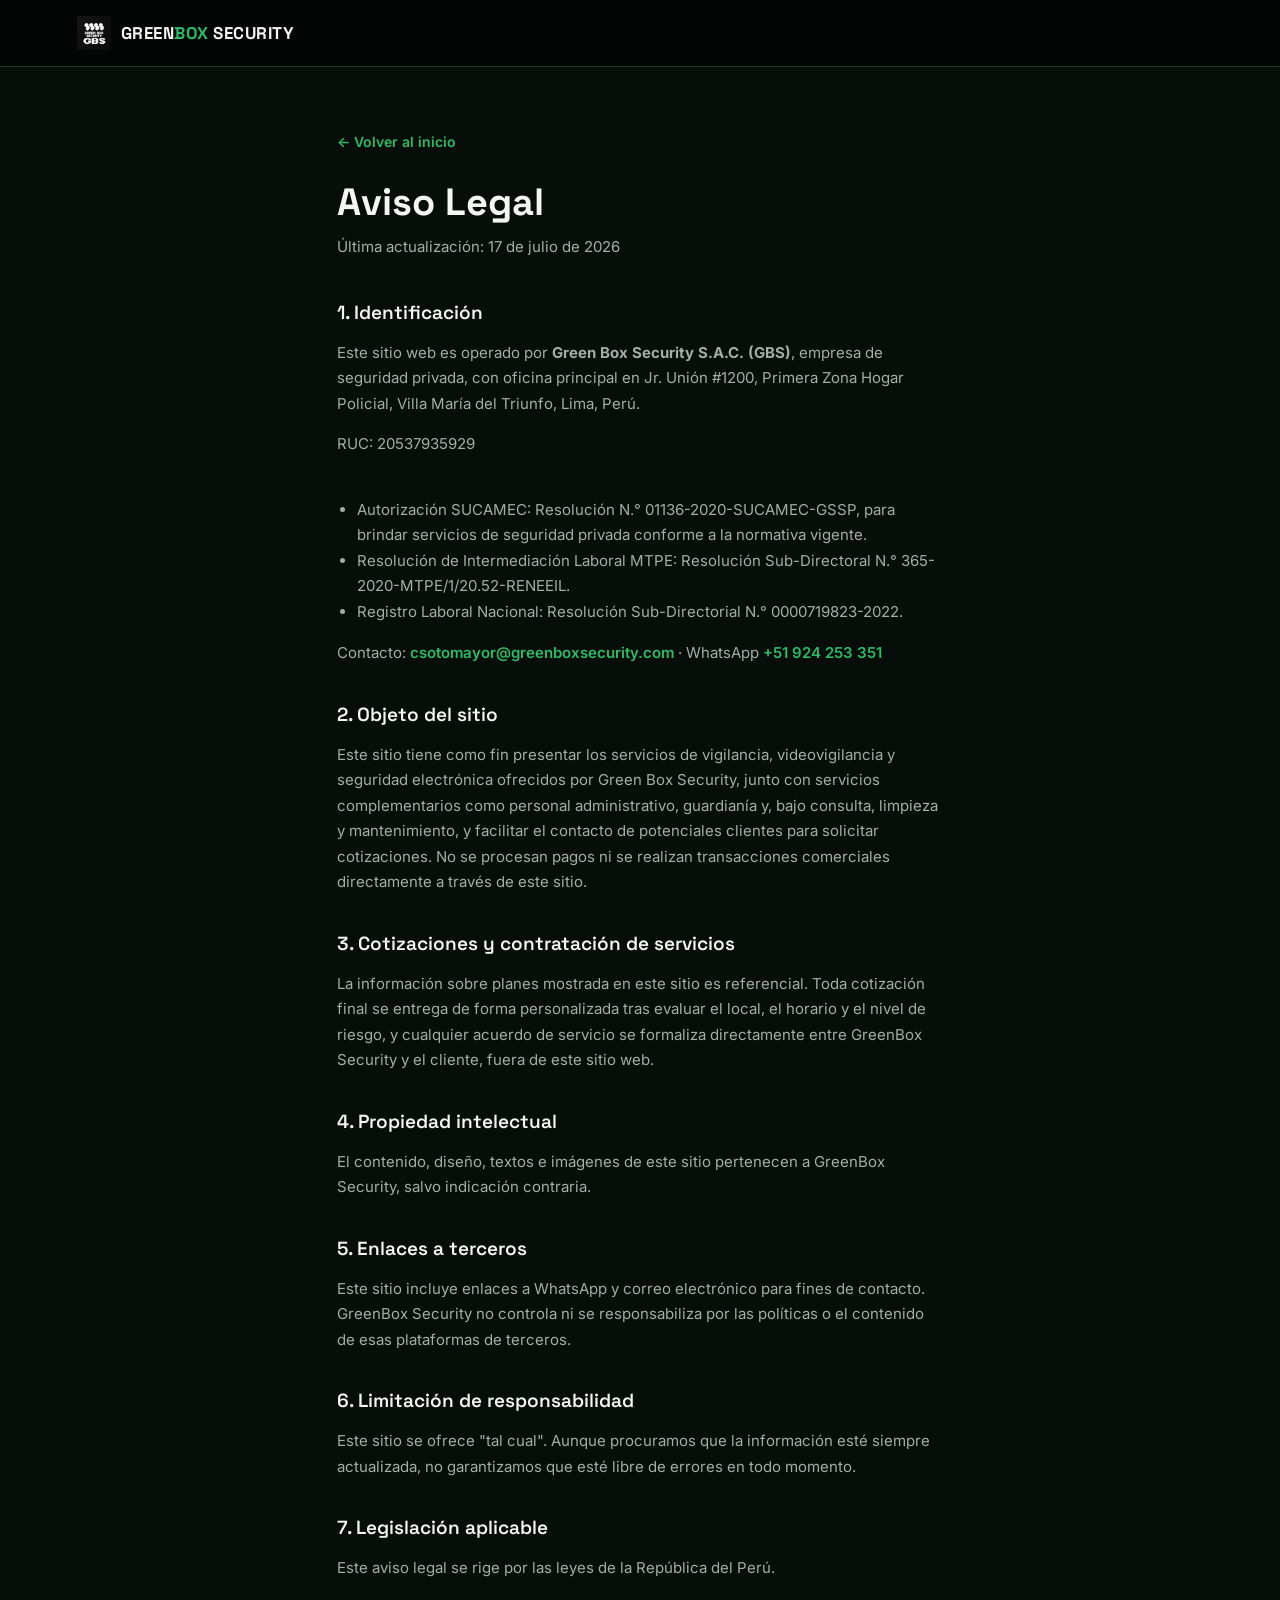
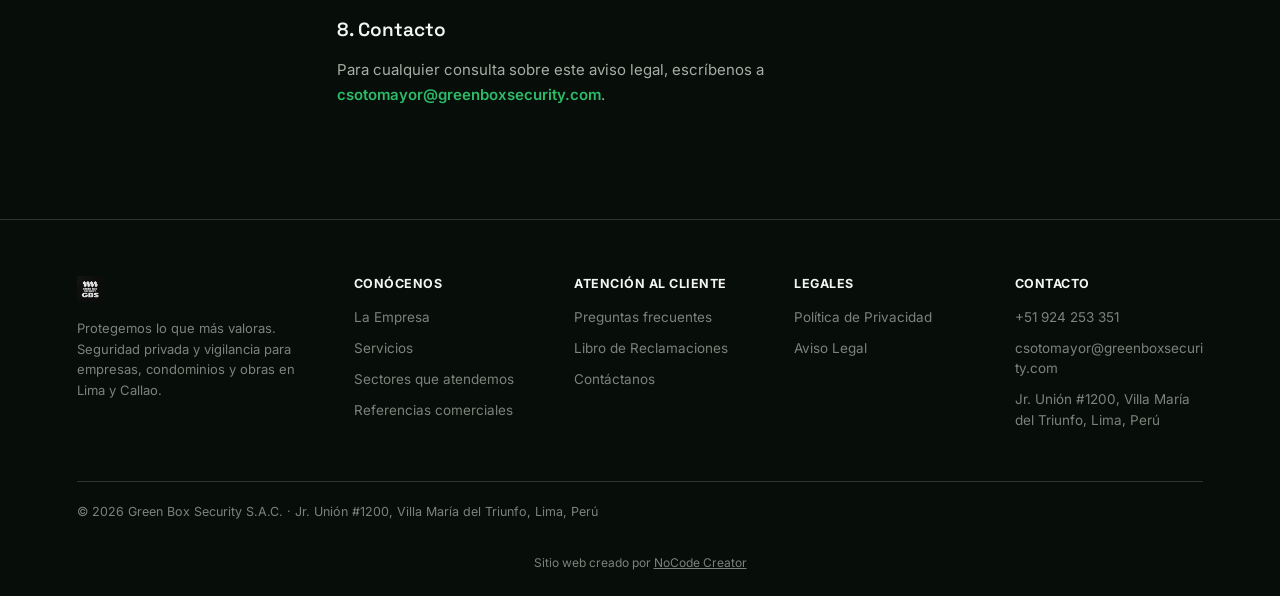
<file: aviso-legal.html>
<!DOCTYPE html>
<html lang="es">
<head>
<meta charset="UTF-8">
<meta name="viewport" content="width=device-width, initial-scale=1">
<title>Aviso Legal — GreenBox Security</title>
<meta name="robots" content="noindex">
<link rel="icon" type="image/png" href="assets/logo.jpg">
<link rel="preconnect" href="https://fonts.googleapis.com">
<link rel="preconnect" href="https://fonts.gstatic.com" crossorigin>
<link href="https://fonts.googleapis.com/css2?family=Space+Grotesk:wght@500;600;700&family=Inter:wght@400;500;600;700&display=swap" rel="stylesheet">
<link rel="stylesheet" href="css/style.css">
</head>
<body>

  <header class="nav">
    <a href="index.html" class="nav__brand">
      <img src="assets/logo.jpg" alt="" class="nav__logo">
      <span class="nav__brandname">GREEN<span>BOX</span> SECURITY</span>
    </a>
  </header>

  <main class="legal">
    <a href="index.html" class="legal__back">← Volver al inicio</a>
    <h1>Aviso Legal</h1>
    <p class="legal__updated">Última actualización: 17 de julio de 2026</p>

    <h2>1. Identificación</h2>
    <p>Este sitio web es operado por <strong>Green Box Security S.A.C. (GBS)</strong>, empresa de seguridad privada, con oficina principal en Jr. Unión #1200, Primera Zona Hogar Policial, Villa María del Triunfo, Lima, Perú.</p>
    <p class="legal__updated">RUC: 20537935929</p>
    <ul>
      <li>Autorización SUCAMEC: Resolución N.° 01136-2020-SUCAMEC-GSSP, para brindar servicios de seguridad privada conforme a la normativa vigente.</li>
      <li>Resolución de Intermediación Laboral MTPE: Resolución Sub-Directoral N.° 365-2020-MTPE/1/20.52-RENEEIL.</li>
      <li>Registro Laboral Nacional: Resolución Sub-Directorial N.° 0000719823-2022.</li>
    </ul>
    <p>Contacto: <a href="mailto:csotomayor@greenboxsecurity.com">csotomayor@greenboxsecurity.com</a> · WhatsApp <a href="https://wa.me/51924253351">+51 924 253 351</a></p>

    <h2>2. Objeto del sitio</h2>
    <p>Este sitio tiene como fin presentar los servicios de vigilancia, videovigilancia y seguridad electrónica ofrecidos por Green Box Security, junto con servicios complementarios como personal administrativo, guardianía y, bajo consulta, limpieza y mantenimiento, y facilitar el contacto de potenciales clientes para solicitar cotizaciones. No se procesan pagos ni se realizan transacciones comerciales directamente a través de este sitio.</p>

    <h2>3. Cotizaciones y contratación de servicios</h2>
    <p>La información sobre planes mostrada en este sitio es referencial. Toda cotización final se entrega de forma personalizada tras evaluar el local, el horario y el nivel de riesgo, y cualquier acuerdo de servicio se formaliza directamente entre GreenBox Security y el cliente, fuera de este sitio web.</p>

    <h2>4. Propiedad intelectual</h2>
    <p>El contenido, diseño, textos e imágenes de este sitio pertenecen a GreenBox Security, salvo indicación contraria.</p>

    <h2>5. Enlaces a terceros</h2>
    <p>Este sitio incluye enlaces a WhatsApp y correo electrónico para fines de contacto. GreenBox Security no controla ni se responsabiliza por las políticas o el contenido de esas plataformas de terceros.</p>

    <h2>6. Limitación de responsabilidad</h2>
    <p>Este sitio se ofrece "tal cual". Aunque procuramos que la información esté siempre actualizada, no garantizamos que esté libre de errores en todo momento.</p>

    <h2>7. Legislación aplicable</h2>
    <p>Este aviso legal se rige por las leyes de la República del Perú.</p>

    <h2>8. Contacto</h2>
    <p>Para cualquier consulta sobre este aviso legal, escríbenos a <a href="mailto:csotomayor@greenboxsecurity.com">csotomayor@greenboxsecurity.com</a>.</p>
  </main>

  <footer class="footer">
    <div class="footer__grid">
      <div class="footer__col footer__col--brand">
        <a href="index.html" class="footer__brand">
          <img src="assets/logo.jpg" alt="GreenBox Security" class="footer__logo">
        </a>
        <p>Protegemos lo que más valoras. Seguridad privada y vigilancia para empresas, condominios y obras en Lima y Callao.</p>
      </div>
      <div class="footer__col">
        <h4>Conócenos</h4>
        <a href="empresa.html">La Empresa</a>
        <a href="index.html#servicios">Servicios</a>
        <a href="index.html#sectores">Sectores que atendemos</a>
        <a href="index.html#referencias">Referencias comerciales</a>
      </div>
      <div class="footer__col">
        <h4>Atención al cliente</h4>
        <a href="index.html#faq">Preguntas frecuentes</a>
        <a href="libro-reclamaciones.html">Libro de Reclamaciones</a>
        <a href="index.html#contacto">Contáctanos</a>
      </div>
      <div class="footer__col">
        <h4>Legales</h4>
        <a href="privacidad.html">Política de Privacidad</a>
        <a href="aviso-legal.html">Aviso Legal</a>
      </div>
      <div class="footer__col">
        <h4>Contacto</h4>
        <a href="https://wa.me/51924253351" target="_blank" rel="noopener">+51 924 253 351</a>
        <a href="mailto:csotomayor@greenboxsecurity.com">csotomayor@greenboxsecurity.com</a>
        <span>Jr. Unión #1200, Villa María del Triunfo, Lima, Perú</span>
      </div>
    </div>
    <div class="footer__bottom">© 2026 Green Box Security S.A.C. · Jr. Unión #1200, Villa María del Triunfo, Lima, Perú</div>
  </footer>
  <div class="credit-bar">Sitio web creado por <a href="https://nocodecreatoria.com/" target="_blank" rel="noopener">NoCode Creator</a></div>

</body>
</html>
</file>
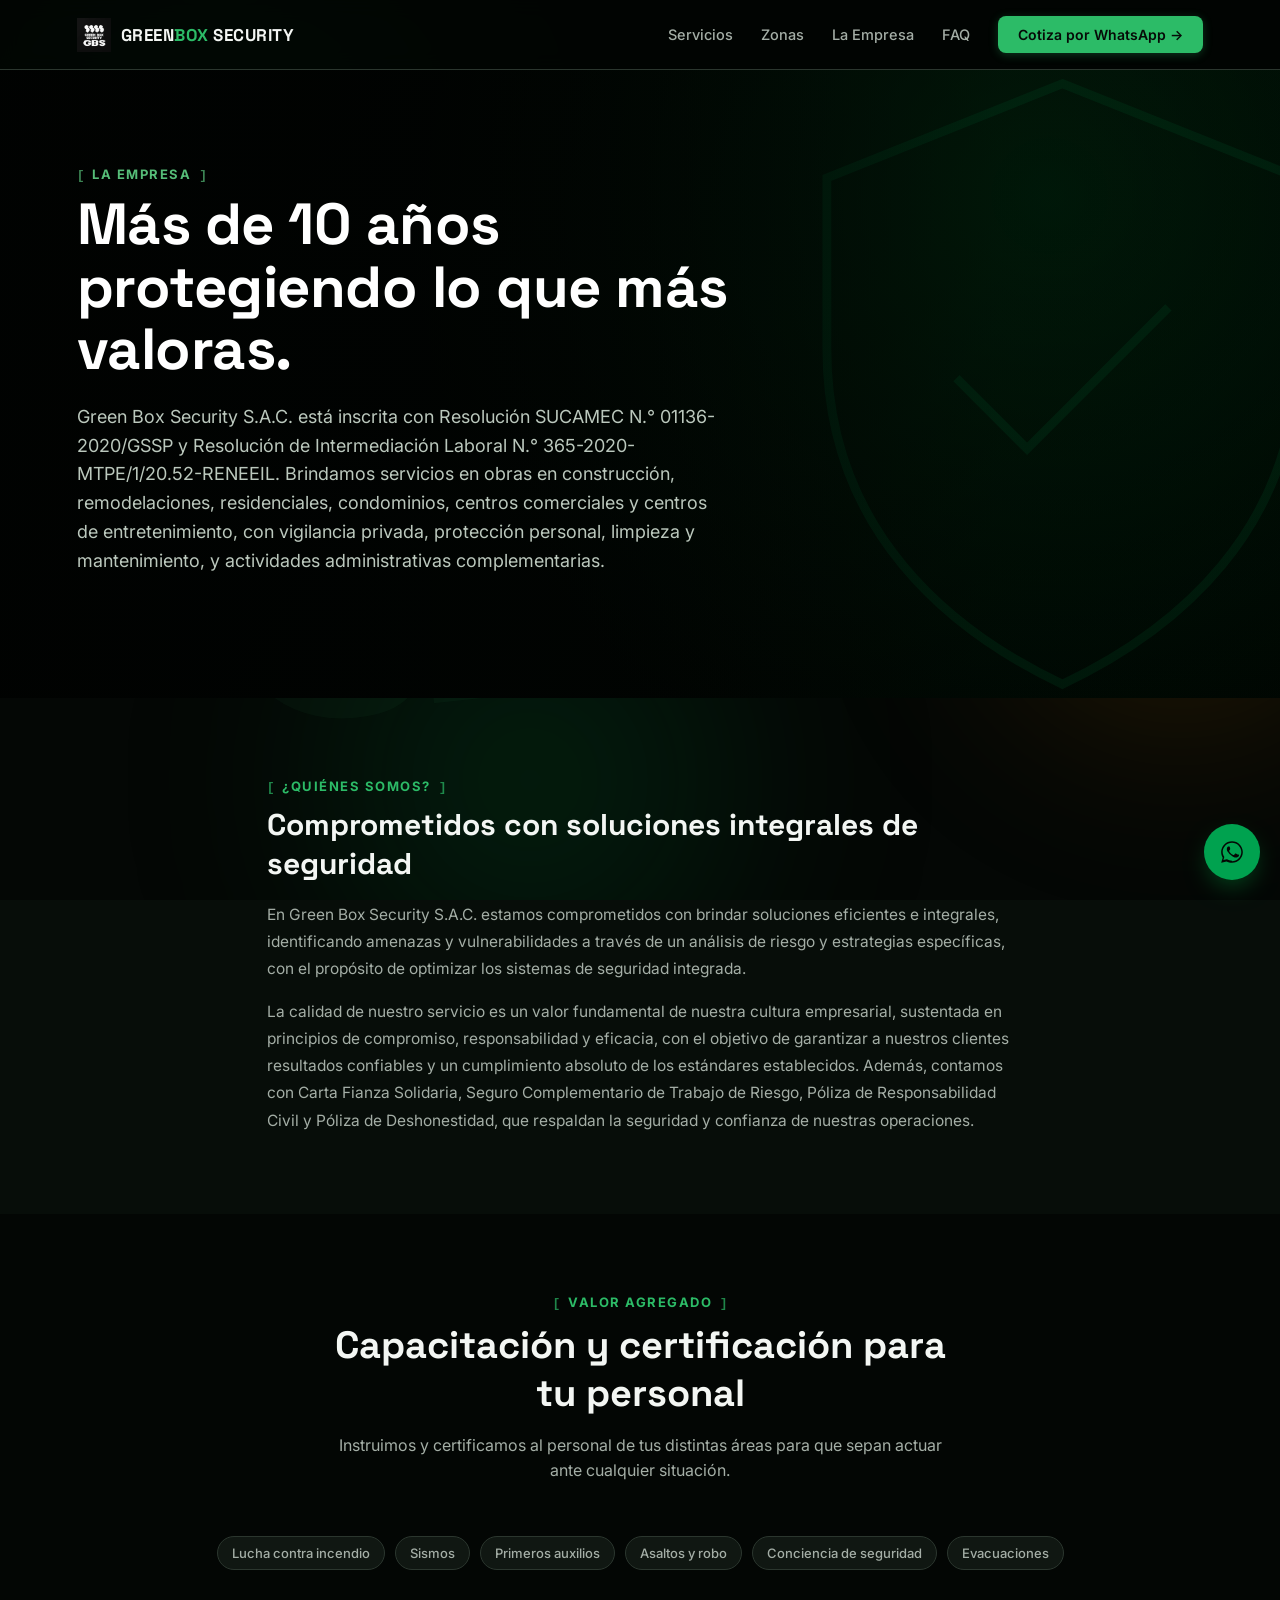
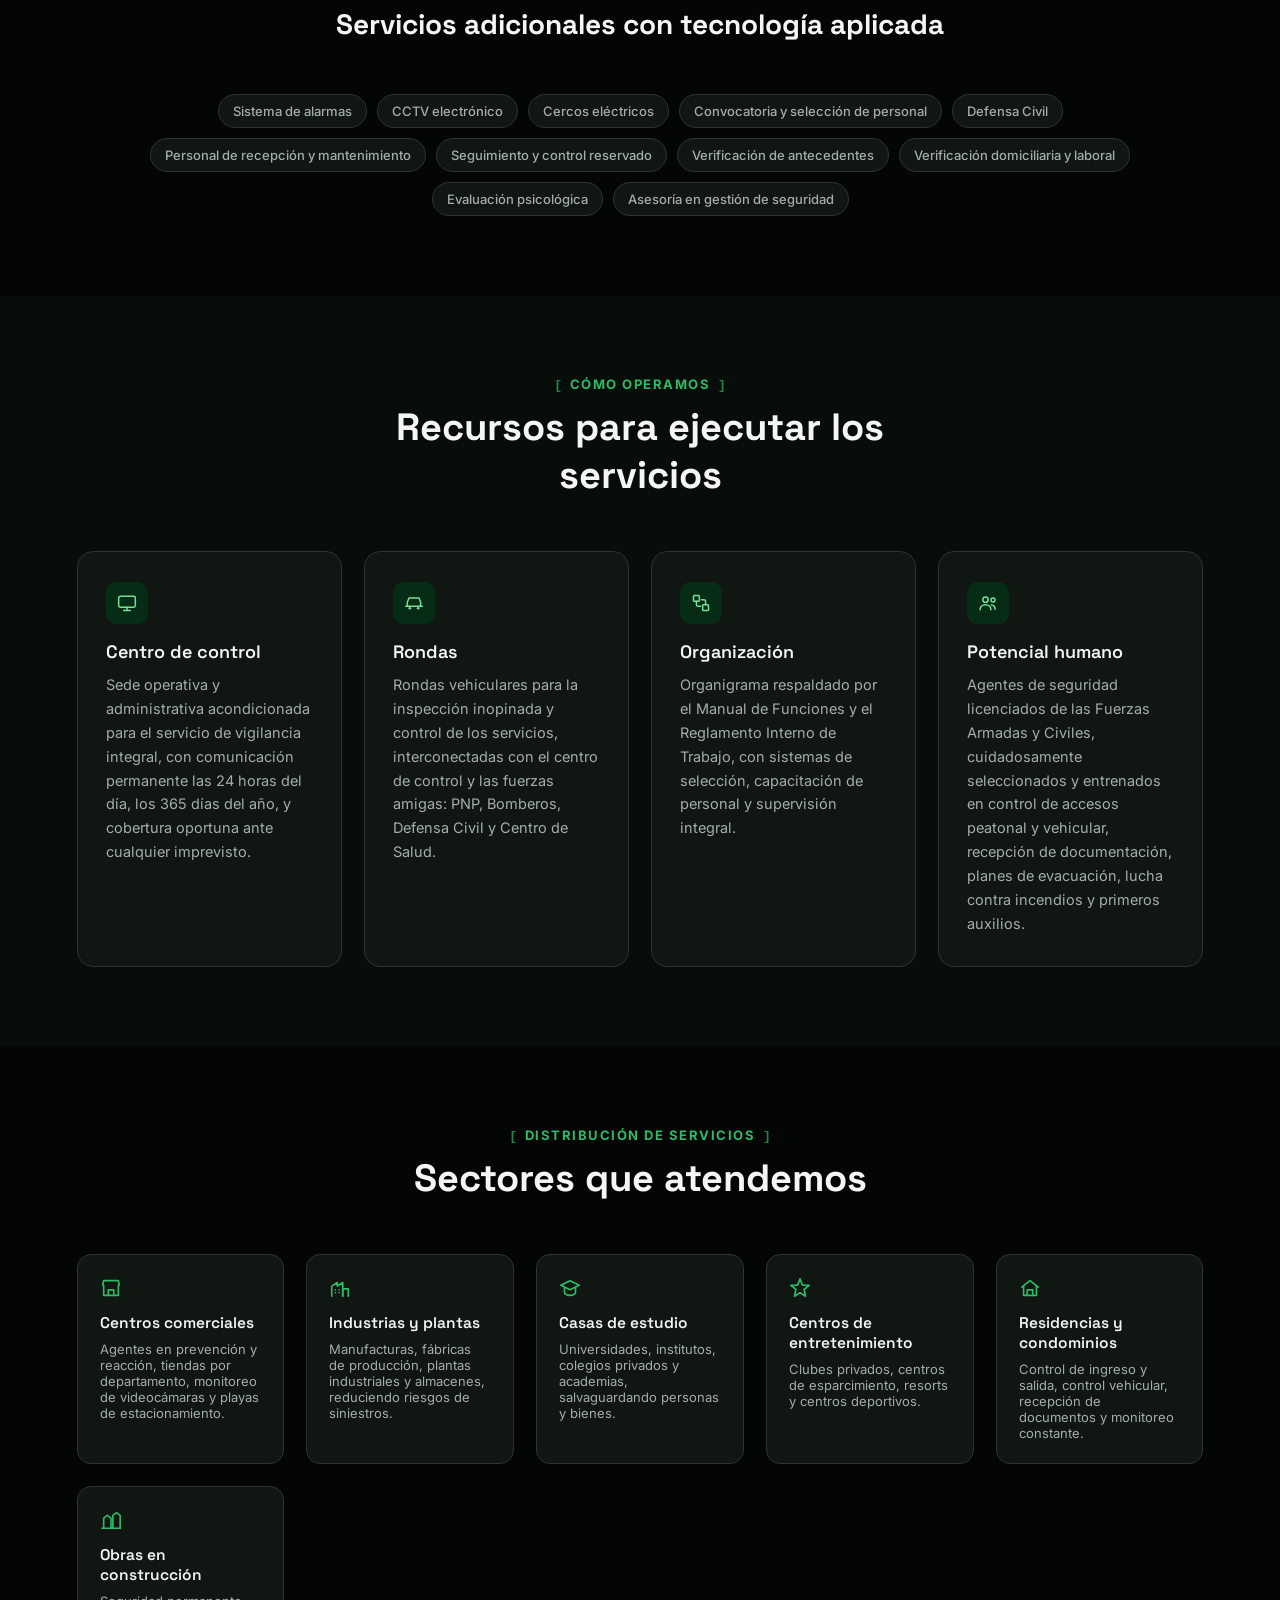
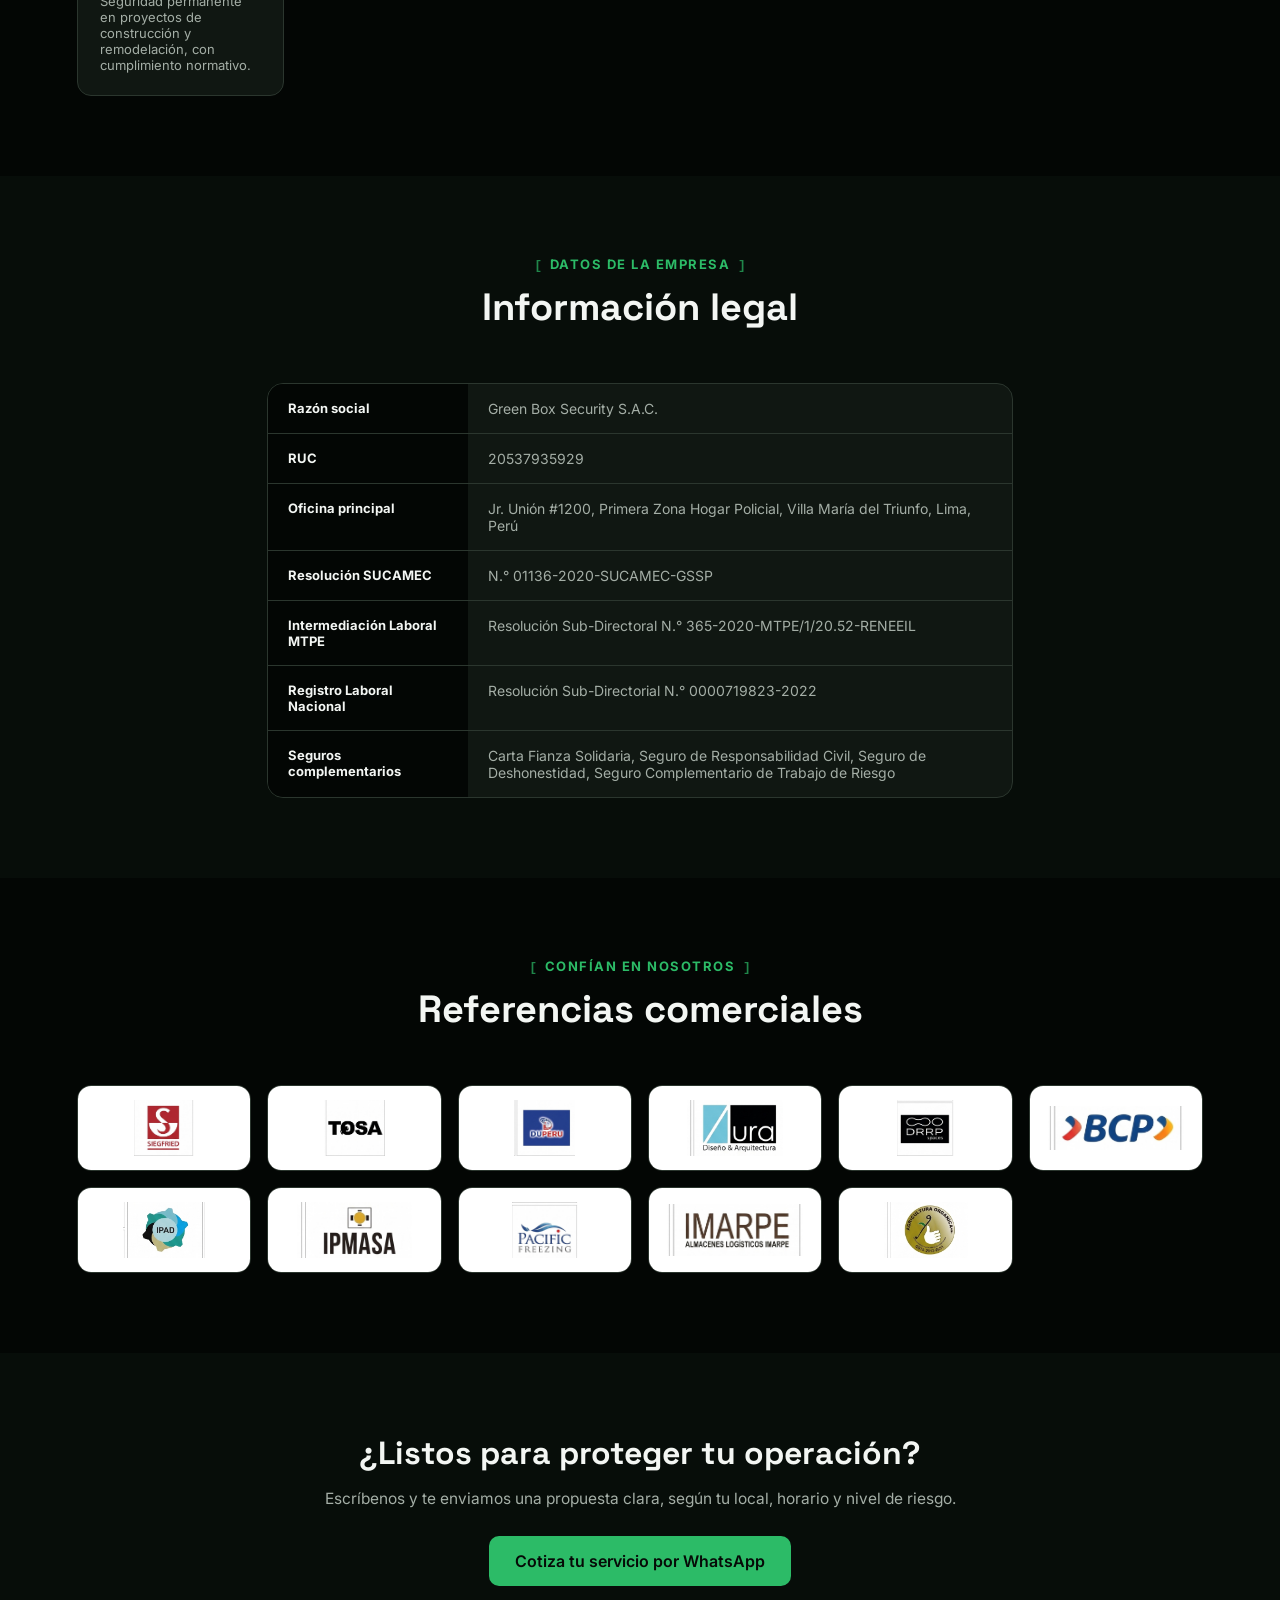
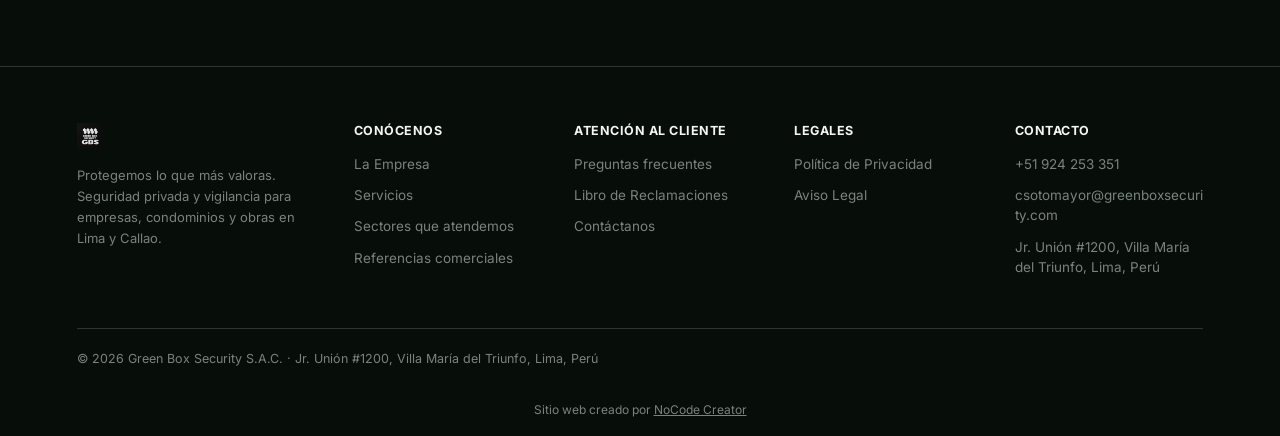
<file: empresa.html>
<!DOCTYPE html>
<html lang="es">
<head>
<meta charset="UTF-8">
<meta name="viewport" content="width=device-width, initial-scale=1">
<title>La Empresa — Green Box Security S.A.C.</title>
<meta name="description" content="Conoce a Green Box Security S.A.C.: más de 10 años de experiencia en seguridad privada, centro de control 24/7, personal licenciado de las Fuerzas Armadas, autorizados por SUCAMEC.">
<link rel="icon" type="image/png" href="assets/logo.jpg">
<link rel="preconnect" href="https://fonts.googleapis.com">
<link rel="preconnect" href="https://fonts.gstatic.com" crossorigin>
<link href="https://fonts.googleapis.com/css2?family=Space+Grotesk:wght@500;600;700&family=Inter:wght@400;500;600;700&display=swap" rel="stylesheet">
<link rel="stylesheet" href="css/style.css">
</head>
<body>

  <!-- FONDO ANIMADO -->
  <div class="bg-scene" aria-hidden="true">
    <div class="bg-scene__layer" data-parallax="0.14"><span class="bg-scene__blob bg-scene__blob--violet"></span></div>
    <div class="bg-scene__layer" data-parallax="-0.1"><span class="bg-scene__blob bg-scene__blob--amber"></span></div>
    <div class="bg-scene__layer" data-parallax="0.08"><span class="bg-scene__blob bg-scene__blob--ink"></span></div>
    <div class="bg-scene__layer" data-parallax="0.05"><span class="bg-scene__mark">GBS</span></div>
  </div>

  <!-- NAV -->
  <header class="nav">
    <a href="index.html" class="nav__brand">
      <img src="assets/logo.jpg" alt="" class="nav__logo">
      <span class="nav__brandname">GREEN<span>BOX</span> SECURITY</span>
    </a>
    <nav class="nav__links">
      <a href="index.html#servicios">Servicios</a>
      <a href="index.html#zonas">Zonas</a>
      <a href="empresa.html">La Empresa</a>
      <a href="index.html#faq">FAQ</a>
      <a href="#" class="btn btn--nav js-wa-link" target="_blank" rel="noopener">Cotiza por WhatsApp →</a>
    </nav>
    <button class="nav__burger" id="navBurger" aria-label="Abrir menú" aria-expanded="false" aria-controls="navMobile">
      <span></span><span></span><span></span>
    </button>
  </header>

  <div class="nav-mobile" id="navMobile">
    <a href="index.html#servicios">Servicios</a>
    <a href="index.html#zonas">Zonas</a>
    <a href="empresa.html">La Empresa</a>
    <a href="index.html#faq">FAQ</a>
    <a href="index.html#contacto">Contacto</a>
  </div>

  <a href="#" class="fab-wa js-wa-link" target="_blank" rel="noopener" aria-label="Escríbenos por WhatsApp">
    <svg viewBox="0 0 24 24" width="26" height="26" fill="currentColor"><path d="M17.5 14.4c-.3-.1-1.7-.9-2-1-.3-.1-.5-.1-.7.1-.2.3-.8 1-.9 1.1-.2.2-.3.2-.6.1-.3-.1-1.2-.4-2.3-1.4-.9-.8-1.4-1.7-1.6-2-.2-.3 0-.5.1-.6.1-.1.3-.3.4-.5.1-.1.2-.3.3-.4.1-.2 0-.4 0-.5C10.6 9 10.1 7.8 9.9 7.3c-.2-.5-.4-.4-.6-.4h-.5c-.2 0-.5.1-.7.3-.2.3-.9.9-.9 2.2s1 2.5 1.1 2.7c.1.2 2 3 4.7 4.3.7.3 1.2.5 1.6.6.7.2 1.3.2 1.8.1.5-.1 1.7-.7 1.9-1.3.2-.7.2-1.2.2-1.3-.1-.1-.3-.2-.6-.3z"/><path d="M12 2C6.5 2 2 6.5 2 12c0 1.9.5 3.6 1.4 5.2L2 22l4.9-1.3C8.4 21.5 10.2 22 12 22c5.5 0 10-4.5 10-10S17.5 2 12 2zm0 18.1c-1.7 0-3.3-.5-4.6-1.3l-.3-.2-3 .8.8-2.9-.2-.3C3.9 14.9 3.4 13.5 3.4 12c0-4.7 3.9-8.6 8.6-8.6s8.6 3.9 8.6 8.6-3.9 8.6-8.6 8.6z"/></svg>
  </a>

  <!-- HERO -->
  <section class="hero" style="min-height:440px;">
    <svg class="hero__shield" viewBox="0 0 200 220" fill="none" stroke="currentColor" stroke-width="3" aria-hidden="true" style="color: oklch(0.6 0.16 152)">
      <path d="M100 8 180 40v58c0 62-42 96-80 114-38-18-80-52-80-114V40L100 8z"/>
      <path d="M64 108l24 24 48-48"/>
    </svg>
    <div class="hero__overlay" aria-hidden="true"></div>
    <div class="hero__copy">
      <div class="eyebrow eyebrow--light">La Empresa</div>
      <h1 class="hero__title" style="max-width:760px;">Más de 10 años protegiendo lo que más valoras.</h1>
      <p class="hero__subtitle" style="max-width:640px;">Green Box Security S.A.C. está inscrita con Resolución SUCAMEC N.° 01136-2020/GSSP y Resolución de Intermediación Laboral N.° 365-2020-MTPE/1/20.52-RENEEIL. Brindamos servicios en obras en construcción, remodelaciones, residenciales, condominios, centros comerciales y centros de entretenimiento, con vigilancia privada, protección personal, limpieza y mantenimiento, y actividades administrativas complementarias.</p>
    </div>
  </section>

  <!-- QUIENES SOMOS -->
  <section class="section section--narrow" data-reveal>
    <div class="eyebrow">¿Quiénes somos?</div>
    <h2 style="font-size:clamp(24px,2.6vw,30px);font-weight:700;color:var(--text-heading);margin:0 0 18px;">Comprometidos con soluciones integrales de seguridad</h2>
    <p style="font-size:15.5px;line-height:1.75;color:var(--text-body);margin:0 0 16px;">En Green Box Security S.A.C. estamos comprometidos con brindar soluciones eficientes e integrales, identificando amenazas y vulnerabilidades a través de un análisis de riesgo y estrategias específicas, con el propósito de optimizar los sistemas de seguridad integrada.</p>
    <p style="font-size:15.5px;line-height:1.75;color:var(--text-body);margin:0;">La calidad de nuestro servicio es un valor fundamental de nuestra cultura empresarial, sustentada en principios de compromiso, responsabilidad y eficacia, con el objetivo de garantizar a nuestros clientes resultados confiables y un cumplimiento absoluto de los estándares establecidos. Además, contamos con Carta Fianza Solidaria, Seguro Complementario de Trabajo de Riesgo, Póliza de Responsabilidad Civil y Póliza de Deshonestidad, que respaldan la seguridad y confianza de nuestras operaciones.</p>
  </section>

  <!-- VALOR AGREGADO -->
  <section class="section section--alt" data-reveal>
    <div class="section__inner">
      <div class="section__head">
        <div class="eyebrow">Valor agregado</div>
        <h2>Capacitación y certificación para tu personal</h2>
        <p>Instruimos y certificamos al personal de tus distintas áreas para que sepan actuar ante cualquier situación.</p>
      </div>
      <div class="chip-list" style="margin-bottom:36px;">
        <span class="chip">Lucha contra incendio</span>
        <span class="chip">Sismos</span>
        <span class="chip">Primeros auxilios</span>
        <span class="chip">Asaltos y robo</span>
        <span class="chip">Conciencia de seguridad</span>
        <span class="chip">Evacuaciones</span>
      </div>
      <div class="section__head">
        <h2 style="font-size:clamp(22px,2.4vw,28px);">Servicios adicionales con tecnología aplicada</h2>
      </div>
      <div class="chip-list">
        <span class="chip">Sistema de alarmas</span>
        <span class="chip">CCTV electrónico</span>
        <span class="chip">Cercos eléctricos</span>
        <span class="chip">Convocatoria y selección de personal</span>
        <span class="chip">Defensa Civil</span>
        <span class="chip">Personal de recepción y mantenimiento</span>
        <span class="chip">Seguimiento y control reservado</span>
        <span class="chip">Verificación de antecedentes</span>
        <span class="chip">Verificación domiciliaria y laboral</span>
        <span class="chip">Evaluación psicológica</span>
        <span class="chip">Asesoría en gestión de seguridad</span>
      </div>
    </div>
  </section>

  <!-- RECURSOS PARA EJECUTAR LOS SERVICIOS -->
  <section class="section" data-reveal>
    <div class="section__head">
      <div class="eyebrow">Cómo operamos</div>
      <h2>Recursos para ejecutar los servicios</h2>
    </div>
    <div class="grid" style="grid-template-columns: repeat(auto-fit, minmax(260px, 1fr));">
      <div class="mv-card">
        <div class="mv-card__icon">
          <svg viewBox="0 0 24 24" width="20" height="20" fill="none" stroke="currentColor" stroke-width="1.8" stroke-linecap="round" stroke-linejoin="round"><rect x="2" y="4" width="20" height="13" rx="2"/><path d="M8 21h8M12 17v4"/></svg>
        </div>
        <h3>Centro de control</h3>
        <p>Sede operativa y administrativa acondicionada para el servicio de vigilancia integral, con comunicación permanente las 24 horas del día, los 365 días del año, y cobertura oportuna ante cualquier imprevisto.</p>
      </div>
      <div class="mv-card">
        <div class="mv-card__icon">
          <svg viewBox="0 0 24 24" width="20" height="20" fill="none" stroke="currentColor" stroke-width="1.8" stroke-linecap="round" stroke-linejoin="round"><path d="M4 16v-5l2-5h12l2 5v5"/><path d="M2 16h20"/><circle cx="7" cy="18.3" r="1.6" fill="currentColor" stroke="none"/><circle cx="17" cy="18.3" r="1.6" fill="currentColor" stroke="none"/></svg>
        </div>
        <h3>Rondas</h3>
        <p>Rondas vehiculares para la inspección inopinada y control de los servicios, interconectadas con el centro de control y las fuerzas amigas: PNP, Bomberos, Defensa Civil y Centro de Salud.</p>
      </div>
      <div class="mv-card">
        <div class="mv-card__icon">
          <svg viewBox="0 0 24 24" width="20" height="20" fill="none" stroke="currentColor" stroke-width="1.8" stroke-linecap="round" stroke-linejoin="round"><rect x="3" y="3" width="7" height="7" rx="1"/><rect x="14" y="14" width="7" height="7" rx="1"/><path d="M6.5 10v4a2 2 0 0 0 2 2h3M17.5 14v-4a2 2 0 0 0-2-2h-3"/></svg>
        </div>
        <h3>Organización</h3>
        <p>Organigrama respaldado por el Manual de Funciones y el Reglamento Interno de Trabajo, con sistemas de selección, capacitación de personal y supervisión integral.</p>
      </div>
      <div class="mv-card">
        <div class="mv-card__icon">
          <svg viewBox="0 0 24 24" width="20" height="20" fill="none" stroke="currentColor" stroke-width="1.8" stroke-linecap="round" stroke-linejoin="round"><circle cx="9" cy="8" r="3.2"/><path d="M2.5 20c0-3.5 2.9-6 6.5-6s6.5 2.5 6.5 6"/><circle cx="18" cy="8.5" r="2.4"/><path d="M15.8 14.3c2.7.3 4.7 2.4 4.7 5.2"/></svg>
        </div>
        <h3>Potencial humano</h3>
        <p>Agentes de seguridad licenciados de las Fuerzas Armadas y Civiles, cuidadosamente seleccionados y entrenados en control de accesos peatonal y vehicular, recepción de documentación, planes de evacuación, lucha contra incendios y primeros auxilios.</p>
      </div>
    </div>
  </section>

  <!-- SECTORES -->
  <section id="sectores-empresa" class="section section--alt" data-reveal>
    <div class="section__inner">
      <div class="section__head">
        <div class="eyebrow">Distribución de servicios</div>
        <h2>Sectores que atendemos</h2>
      </div>
      <div class="grid grid--zones">
        <div class="card card--zone" style="text-align:left;padding:22px;">
          <div class="card--zone__icon"><svg viewBox="0 0 24 24" width="22" height="22" fill="none" stroke="currentColor" stroke-width="1.8" stroke-linecap="round" stroke-linejoin="round"><path d="M3 9l1-5h16l1 5"/><path d="M4 9v11h16V9"/><path d="M9 20v-6h6v6"/></svg></div>
          <h3>Centros comerciales</h3>
          <p style="font-size:13px;color:var(--text-body);margin:8px 0 0;">Agentes en prevención y reacción, tiendas por departamento, monitoreo de videocámaras y playas de estacionamiento.</p>
        </div>
        <div class="card card--zone" style="text-align:left;padding:22px;">
          <div class="card--zone__icon"><svg viewBox="0 0 24 24" width="22" height="22" fill="none" stroke="currentColor" stroke-width="1.8" stroke-linecap="round" stroke-linejoin="round"><path d="M3 21V10l6-4v4l6-4v15"/><path d="M15 21V13h6v8"/><path d="M7 14h.01M7 17h.01M11 14h.01M11 17h.01"/></svg></div>
          <h3>Industrias y plantas</h3>
          <p style="font-size:13px;color:var(--text-body);margin:8px 0 0;">Manufacturas, fábricas de producción, plantas industriales y almacenes, reduciendo riesgos de siniestros.</p>
        </div>
        <div class="card card--zone" style="text-align:left;padding:22px;">
          <div class="card--zone__icon"><svg viewBox="0 0 24 24" width="22" height="22" fill="none" stroke="currentColor" stroke-width="1.8" stroke-linecap="round" stroke-linejoin="round"><path d="M2 9l10-5 10 5-10 5-10-5z"/><path d="M6 11.5V17c0 1.5 2.5 3 6 3s6-1.5 6-3v-5.5"/></svg></div>
          <h3>Casas de estudio</h3>
          <p style="font-size:13px;color:var(--text-body);margin:8px 0 0;">Universidades, institutos, colegios privados y academias, salvaguardando personas y bienes.</p>
        </div>
        <div class="card card--zone" style="text-align:left;padding:22px;">
          <div class="card--zone__icon"><svg viewBox="0 0 24 24" width="22" height="22" fill="none" stroke="currentColor" stroke-width="1.8" stroke-linecap="round" stroke-linejoin="round"><path d="M12 2l2.6 6.8L22 9l-5.5 4.6L18 21l-6-4-6 4 1.5-7.4L2 9l7.4-.2L12 2z"/></svg></div>
          <h3>Centros de entretenimiento</h3>
          <p style="font-size:13px;color:var(--text-body);margin:8px 0 0;">Clubes privados, centros de esparcimiento, resorts y centros deportivos.</p>
        </div>
        <div class="card card--zone" style="text-align:left;padding:22px;">
          <div class="card--zone__icon"><svg viewBox="0 0 24 24" width="22" height="22" fill="none" stroke="currentColor" stroke-width="1.8" stroke-linecap="round" stroke-linejoin="round"><path d="M3 11l9-7 9 7"/><path d="M5 10v10h14V10"/><path d="M9 20v-6h6v6"/></svg></div>
          <h3>Residencias y condominios</h3>
          <p style="font-size:13px;color:var(--text-body);margin:8px 0 0;">Control de ingreso y salida, control vehicular, recepción de documentos y monitoreo constante.</p>
        </div>
        <div class="card card--zone" style="text-align:left;padding:22px;">
          <div class="card--zone__icon"><svg viewBox="0 0 24 24" width="22" height="22" fill="none" stroke="currentColor" stroke-width="1.8" stroke-linecap="round" stroke-linejoin="round"><path d="M2 21h20"/><path d="M4 21V10l4-3 4 3v11"/><path d="M14 21V7l4-3 4 3v14"/></svg></div>
          <h3>Obras en construcción</h3>
          <p style="font-size:13px;color:var(--text-body);margin:8px 0 0;">Seguridad permanente en proyectos de construcción y remodelación, con cumplimiento normativo.</p>
        </div>
      </div>
    </div>
  </section>

  <!-- DATOS DE LA EMPRESA -->
  <section class="section section--narrow" data-reveal>
    <div class="section__head">
      <div class="eyebrow">Datos de la empresa</div>
      <h2>Información legal</h2>
    </div>
    <div class="legal-table">
      <div class="legal-table__row">
        <div class="legal-table__label">Razón social</div>
        <div class="legal-table__value">Green Box Security S.A.C.</div>
      </div>
      <div class="legal-table__row">
        <div class="legal-table__label">RUC</div>
        <div class="legal-table__value">20537935929</div>
      </div>
      <div class="legal-table__row">
        <div class="legal-table__label">Oficina principal</div>
        <div class="legal-table__value">Jr. Unión #1200, Primera Zona Hogar Policial, Villa María del Triunfo, Lima, Perú</div>
      </div>
      <div class="legal-table__row">
        <div class="legal-table__label">Resolución SUCAMEC</div>
        <div class="legal-table__value">N.° 01136-2020-SUCAMEC-GSSP</div>
      </div>
      <div class="legal-table__row">
        <div class="legal-table__label">Intermediación Laboral MTPE</div>
        <div class="legal-table__value">Resolución Sub-Directoral N.° 365-2020-MTPE/1/20.52-RENEEIL</div>
      </div>
      <div class="legal-table__row">
        <div class="legal-table__label">Registro Laboral Nacional</div>
        <div class="legal-table__value">Resolución Sub-Directorial N.° 0000719823-2022</div>
      </div>
      <div class="legal-table__row legal-table__row--last">
        <div class="legal-table__label">Seguros complementarios</div>
        <div class="legal-table__value">Carta Fianza Solidaria, Seguro de Responsabilidad Civil, Seguro de Deshonestidad, Seguro Complementario de Trabajo de Riesgo</div>
      </div>
    </div>
  </section>

  <!-- REFERENCIAS COMERCIALES -->
  <section class="section section--alt" data-reveal>
    <div class="section__inner">
      <div class="section__head">
        <div class="eyebrow">Confían en nosotros</div>
        <h2>Referencias comerciales</h2>
      </div>
      <div class="grid grid--brands">
        <div class="card card--brand"><div class="card__logo"><img src="assets/cliente-siegfried.jpg" alt="Siegfried"></div></div>
        <div class="card card--brand"><div class="card__logo"><img src="assets/cliente-tosa.jpg" alt="TOSA"></div></div>
        <div class="card card--brand"><div class="card__logo"><img src="assets/cliente-duperu.jpg" alt="DUPERU"></div></div>
        <div class="card card--brand"><div class="card__logo"><img src="assets/cliente-aura.jpg" alt="Aura Diseño & Arquitectura"></div></div>
        <div class="card card--brand"><div class="card__logo"><img src="assets/cliente-drrp.jpg" alt="DRRP Spaces"></div></div>
        <div class="card card--brand"><div class="card__logo"><img src="assets/cliente-bcp.jpg" alt="BCP"></div></div>
        <div class="card card--brand"><div class="card__logo"><img src="assets/cliente-ipad.jpg" alt="IPAD"></div></div>
        <div class="card card--brand"><div class="card__logo"><img src="assets/cliente-ipmasa.jpg" alt="IPMASA"></div></div>
        <div class="card card--brand"><div class="card__logo"><img src="assets/cliente-pacificfreezing.jpg" alt="Pacific Freezing"></div></div>
        <div class="card card--brand"><div class="card__logo"><img src="assets/cliente-imarpe.jpg" alt="IMARPE — Almacenes Logísticos"></div></div>
        <div class="card card--brand"><div class="card__logo"><img src="assets/cliente-cert.jpg" alt="Certificación Agricultura Orgánica"></div></div>
      </div>
    </div>
  </section>

  <!-- CTA -->
  <section class="section section--narrow" style="text-align:center;" data-reveal>
    <h2 style="font-size:clamp(24px,2.8vw,32px);font-weight:700;color:var(--text-heading);margin:0 0 16px;">¿Listos para proteger tu operación?</h2>
    <p style="font-size:15.5px;color:var(--text-body);margin:0 0 28px;">Escríbenos y te enviamos una propuesta clara, según tu local, horario y nivel de riesgo.</p>
    <a href="#" class="btn btn--primary js-wa-link" target="_blank" rel="noopener">Cotiza tu servicio por WhatsApp</a>
  </section>

  <!-- FOOTER -->
  <footer class="footer">
    <div class="footer__grid">
      <div class="footer__col footer__col--brand">
        <a href="index.html" class="footer__brand">
          <img src="assets/logo.jpg" alt="GreenBox Security" class="footer__logo">
        </a>
        <p>Protegemos lo que más valoras. Seguridad privada y vigilancia para empresas, condominios y obras en Lima y Callao.</p>
      </div>
      <div class="footer__col">
        <h4>Conócenos</h4>
        <a href="empresa.html">La Empresa</a>
        <a href="index.html#servicios">Servicios</a>
        <a href="index.html#sectores">Sectores que atendemos</a>
        <a href="index.html#referencias">Referencias comerciales</a>
      </div>
      <div class="footer__col">
        <h4>Atención al cliente</h4>
        <a href="index.html#faq">Preguntas frecuentes</a>
        <a href="libro-reclamaciones.html">Libro de Reclamaciones</a>
        <a href="index.html#contacto">Contáctanos</a>
      </div>
      <div class="footer__col">
        <h4>Legales</h4>
        <a href="privacidad.html">Política de Privacidad</a>
        <a href="aviso-legal.html">Aviso Legal</a>
      </div>
      <div class="footer__col">
        <h4>Contacto</h4>
        <a href="https://wa.me/51924253351" target="_blank" rel="noopener">+51 924 253 351</a>
        <a href="mailto:csotomayor@greenboxsecurity.com">csotomayor@greenboxsecurity.com</a>
        <span>Jr. Unión #1200, Villa María del Triunfo, Lima, Perú</span>
      </div>
    </div>
    <div class="footer__bottom">© 2026 Green Box Security S.A.C. · Jr. Unión #1200, Villa María del Triunfo, Lima, Perú</div>
  </footer>
  <div class="credit-bar">Sitio web creado por <a href="https://nocodecreatoria.com/" target="_blank" rel="noopener">NoCode Creator</a></div>

<script src="js/main.js"></script>
</body>
</html>
</file>
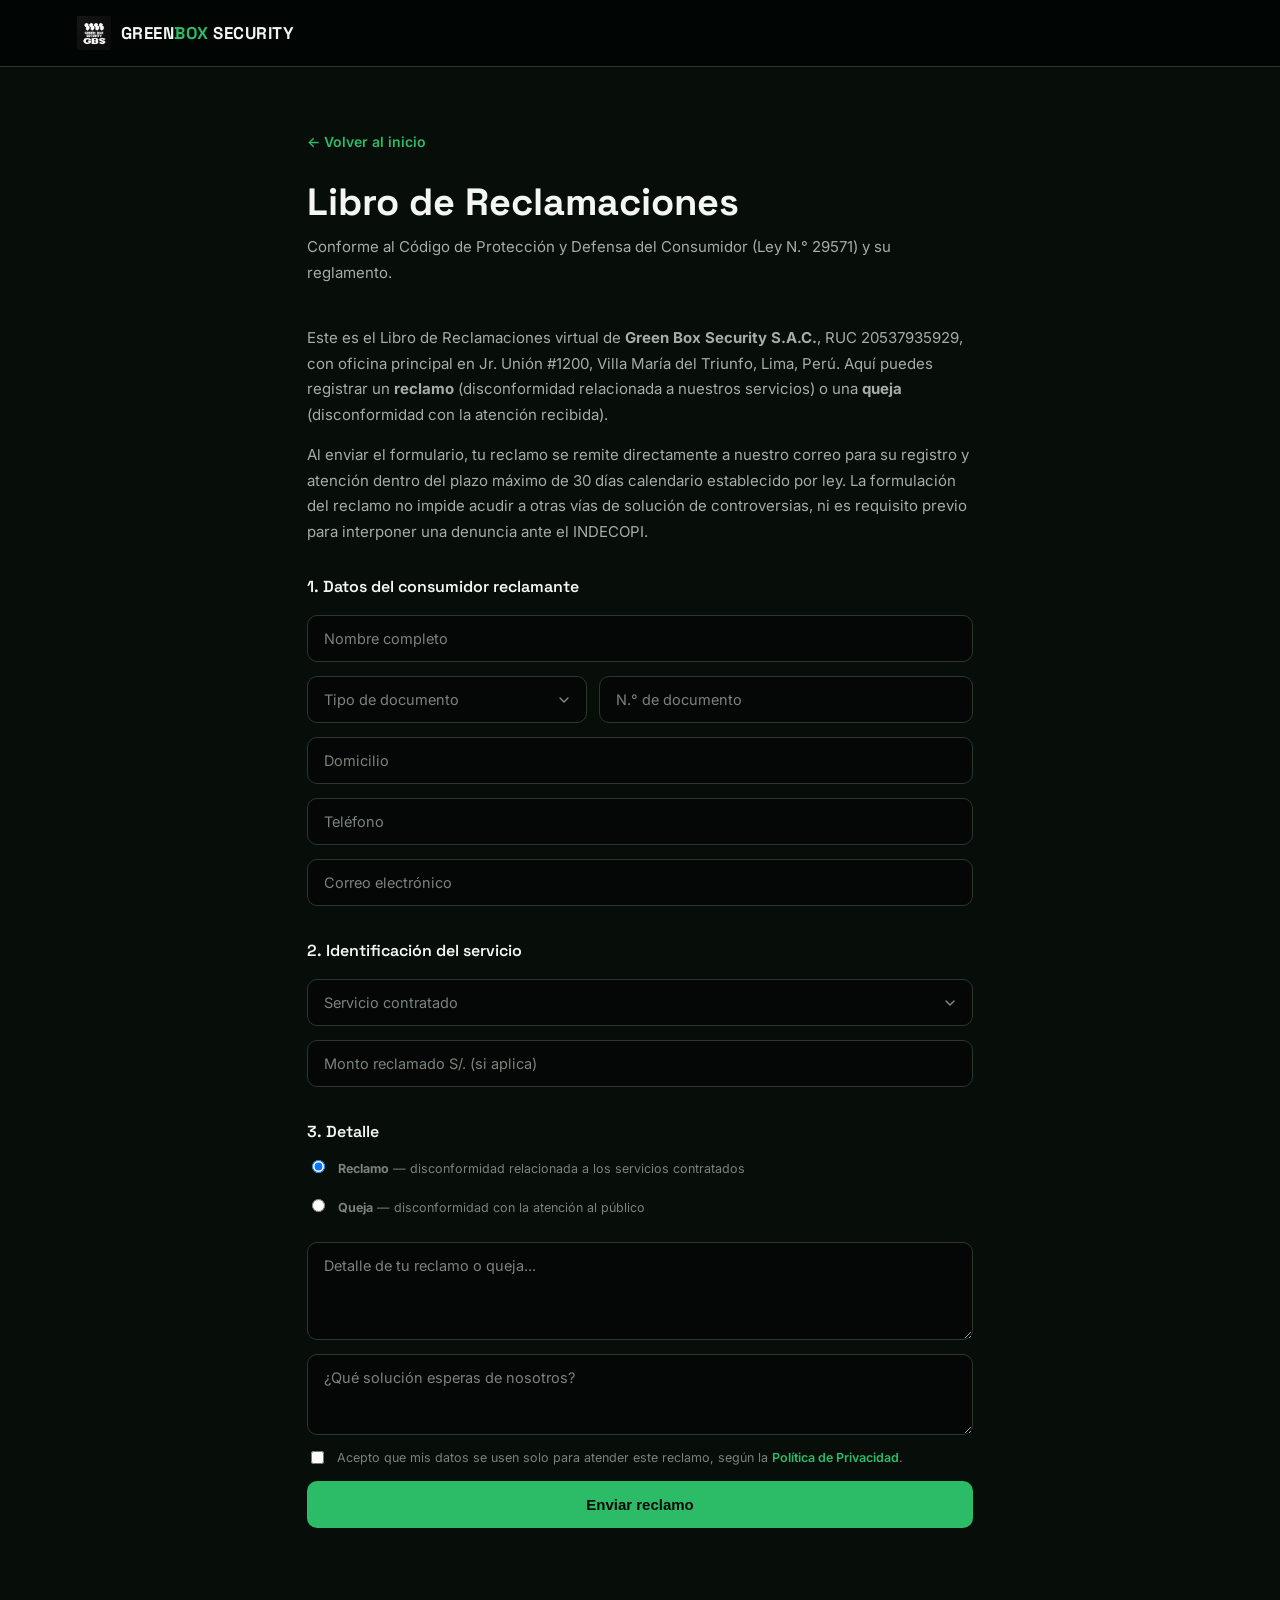
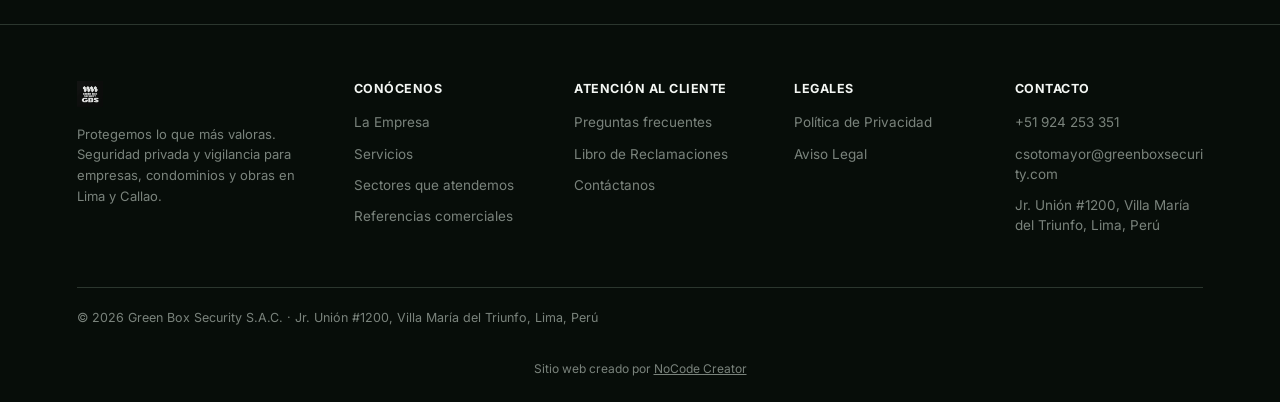
<file: libro-reclamaciones.html>
<!DOCTYPE html>
<html lang="es">
<head>
<meta charset="UTF-8">
<meta name="viewport" content="width=device-width, initial-scale=1">
<title>Libro de Reclamaciones — Green Box Security</title>
<meta name="robots" content="noindex">
<link rel="icon" type="image/png" href="assets/logo.jpg">
<link rel="preconnect" href="https://fonts.googleapis.com">
<link rel="preconnect" href="https://fonts.gstatic.com" crossorigin>
<link href="https://fonts.googleapis.com/css2?family=Space+Grotesk:wght@500;600;700&family=Inter:wght@400;500;600;700&display=swap" rel="stylesheet">
<link rel="stylesheet" href="css/style.css">
</head>
<body>

  <header class="nav">
    <a href="index.html" class="nav__brand">
      <img src="assets/logo.jpg" alt="" class="nav__logo">
      <span class="nav__brandname">GREEN<span>BOX</span> SECURITY</span>
    </a>
  </header>

  <main class="legal" style="max-width:820px;">
    <a href="index.html" class="legal__back">← Volver al inicio</a>
    <h1>Libro de Reclamaciones</h1>
    <p class="legal__updated">Conforme al Código de Protección y Defensa del Consumidor (Ley N.° 29571) y su reglamento.</p>

    <p>Este es el Libro de Reclamaciones virtual de <strong>Green Box Security S.A.C.</strong>, RUC 20537935929, con oficina principal en Jr. Unión #1200, Villa María del Triunfo, Lima, Perú. Aquí puedes registrar un <strong>reclamo</strong> (disconformidad relacionada a nuestros servicios) o una <strong>queja</strong> (disconformidad con la atención recibida).</p>
    <p>Al enviar el formulario, tu reclamo se remite directamente a nuestro correo para su registro y atención dentro del plazo máximo de 30 días calendario establecido por ley. La formulación del reclamo no impide acudir a otras vías de solución de controversias, ni es requisito previo para interponer una denuncia ante el INDECOPI.</p>

    <form class="contact-form" id="reclamoForm" style="margin-top:32px;max-width:none;">
      <h2 style="font-size:16px;color:var(--text-heading);margin:0 0 4px;">1. Datos del consumidor reclamante</h2>
      <input type="text" id="rNombre" placeholder="Nombre completo" required>
      <div class="form-row">
        <select id="rTipoDoc" required>
          <option value="" disabled selected>Tipo de documento</option>
          <option value="DNI">DNI</option>
          <option value="Carné de Extranjería">Carné de Extranjería</option>
          <option value="Pasaporte">Pasaporte</option>
          <option value="RUC">RUC</option>
          <option value="Otro">Otro</option>
        </select>
        <input type="text" id="rDocumento" placeholder="N.° de documento" required>
      </div>
      <input type="text" id="rDomicilio" placeholder="Domicilio" required>
      <input type="tel" id="rTelefono" placeholder="Teléfono" required>
      <input type="email" id="rEmail" placeholder="Correo electrónico" required>

      <h2 style="font-size:16px;color:var(--text-heading);margin:20px 0 4px;">2. Identificación del servicio</h2>
      <select id="rServicio" required>
        <option value="" disabled selected>Servicio contratado</option>
        <option value="Vigilancia y guardias">Vigilancia y guardias</option>
        <option value="Videovigilancia / CCTV">Videovigilancia / CCTV</option>
        <option value="Seguridad electrónica">Seguridad electrónica</option>
        <option value="Servicios complementarios (administrativo, guardianía, operarios)">Servicios complementarios (administrativo, guardianía, operarios)</option>
        <option value="Limpieza y mantenimiento">Limpieza y mantenimiento</option>
        <option value="Otro">Otro</option>
      </select>
      <input type="text" id="rMonto" placeholder="Monto reclamado S/. (si aplica)">

      <h2 style="font-size:16px;color:var(--text-heading);margin:20px 0 4px;">3. Detalle</h2>
      <label class="contact-form__consent" style="margin-bottom:6px;">
        <input type="radio" name="rTipo" value="Reclamo" checked style="margin-top:0;">
        <span><strong>Reclamo</strong> — disconformidad relacionada a los servicios contratados</span>
      </label>
      <label class="contact-form__consent" style="margin-bottom:10px;">
        <input type="radio" name="rTipo" value="Queja" style="margin-top:0;">
        <span><strong>Queja</strong> — disconformidad con la atención al público</span>
      </label>
      <textarea id="rDetalle" placeholder="Detalle de tu reclamo o queja..." rows="4" required></textarea>
      <textarea id="rPedido" placeholder="¿Qué solución esperas de nosotros?" rows="3" required></textarea>

      <label class="contact-form__consent">
        <input type="checkbox" required>
        <span>Acepto que mis datos se usen solo para atender este reclamo, según la <a href="privacidad.html">Política de Privacidad</a>.</span>
      </label>
      <button type="submit">Enviar reclamo</button>
      <p class="contact-form__success" id="reclamoSuccess" hidden>Se abrió tu correo con el reclamo redactado — solo confirma el envío. N.° de referencia: <span id="reclamoId"></span></p>
    </form>
  </main>

  <footer class="footer">
    <div class="footer__grid">
      <div class="footer__col footer__col--brand">
        <a href="index.html" class="footer__brand">
          <img src="assets/logo.jpg" alt="GreenBox Security" class="footer__logo">
        </a>
        <p>Protegemos lo que más valoras. Seguridad privada y vigilancia para empresas, condominios y obras en Lima y Callao.</p>
      </div>
      <div class="footer__col">
        <h4>Conócenos</h4>
        <a href="empresa.html">La Empresa</a>
        <a href="index.html#servicios">Servicios</a>
        <a href="index.html#sectores">Sectores que atendemos</a>
        <a href="index.html#referencias">Referencias comerciales</a>
      </div>
      <div class="footer__col">
        <h4>Atención al cliente</h4>
        <a href="index.html#faq">Preguntas frecuentes</a>
        <a href="libro-reclamaciones.html">Libro de Reclamaciones</a>
        <a href="index.html#contacto">Contáctanos</a>
      </div>
      <div class="footer__col">
        <h4>Legales</h4>
        <a href="privacidad.html">Política de Privacidad</a>
        <a href="aviso-legal.html">Aviso Legal</a>
      </div>
      <div class="footer__col">
        <h4>Contacto</h4>
        <a href="https://wa.me/51924253351" target="_blank" rel="noopener">+51 924 253 351</a>
        <a href="mailto:csotomayor@greenboxsecurity.com">csotomayor@greenboxsecurity.com</a>
        <span>Jr. Unión #1200, Villa María del Triunfo, Lima, Perú</span>
      </div>
    </div>
    <div class="footer__bottom">© 2026 Green Box Security S.A.C. · Jr. Unión #1200, Villa María del Triunfo, Lima, Perú</div>
  </footer>
  <div class="credit-bar">Sitio web creado por <a href="https://nocodecreatoria.com/" target="_blank" rel="noopener">NoCode Creator</a></div>

<script src="js/main.js"></script>
<script>
  (function () {
    const form = document.getElementById('reclamoForm');
    const success = document.getElementById('reclamoSuccess');
    const idSpan = document.getElementById('reclamoId');
    if (!form) return;
    form.addEventListener('submit', function (e) {
      e.preventDefault();
      const id = 'GBS-' + Date.now().toString().slice(-8);
      const tipo = form.querySelector('input[name="rTipo"]:checked').value;
      const lines = [
        'LIBRO DE RECLAMACIONES — GREEN BOX SECURITY S.A.C.',
        'N.° de referencia: ' + id,
        'Fecha: ' + new Date().toLocaleDateString('es-PE'),
        '',
        '1. DATOS DEL CONSUMIDOR',
        'Nombre: ' + document.getElementById('rNombre').value,
        'Documento: ' + document.getElementById('rTipoDoc').value + ' ' + document.getElementById('rDocumento').value,
        'Domicilio: ' + document.getElementById('rDomicilio').value,
        'Teléfono: ' + document.getElementById('rTelefono').value,
        'Email: ' + document.getElementById('rEmail').value,
        '',
        '2. SERVICIO',
        'Servicio: ' + document.getElementById('rServicio').value,
        'Monto reclamado: ' + (document.getElementById('rMonto').value || 'No aplica'),
        '',
        '3. DETALLE',
        'Tipo: ' + tipo,
        'Detalle: ' + document.getElementById('rDetalle').value,
        'Pedido del consumidor: ' + document.getElementById('rPedido').value
      ];
      const body = encodeURIComponent(lines.join('\n'));
      const subject = encodeURIComponent('Libro de Reclamaciones - ' + tipo + ' ' + id);
      idSpan.textContent = id;
      success.hidden = false;
      window.location.href = 'mailto:csotomayor@greenboxsecurity.com?subject=' + subject + '&body=' + body;
    });
  })();
</script>
</body>
</html>
</file>
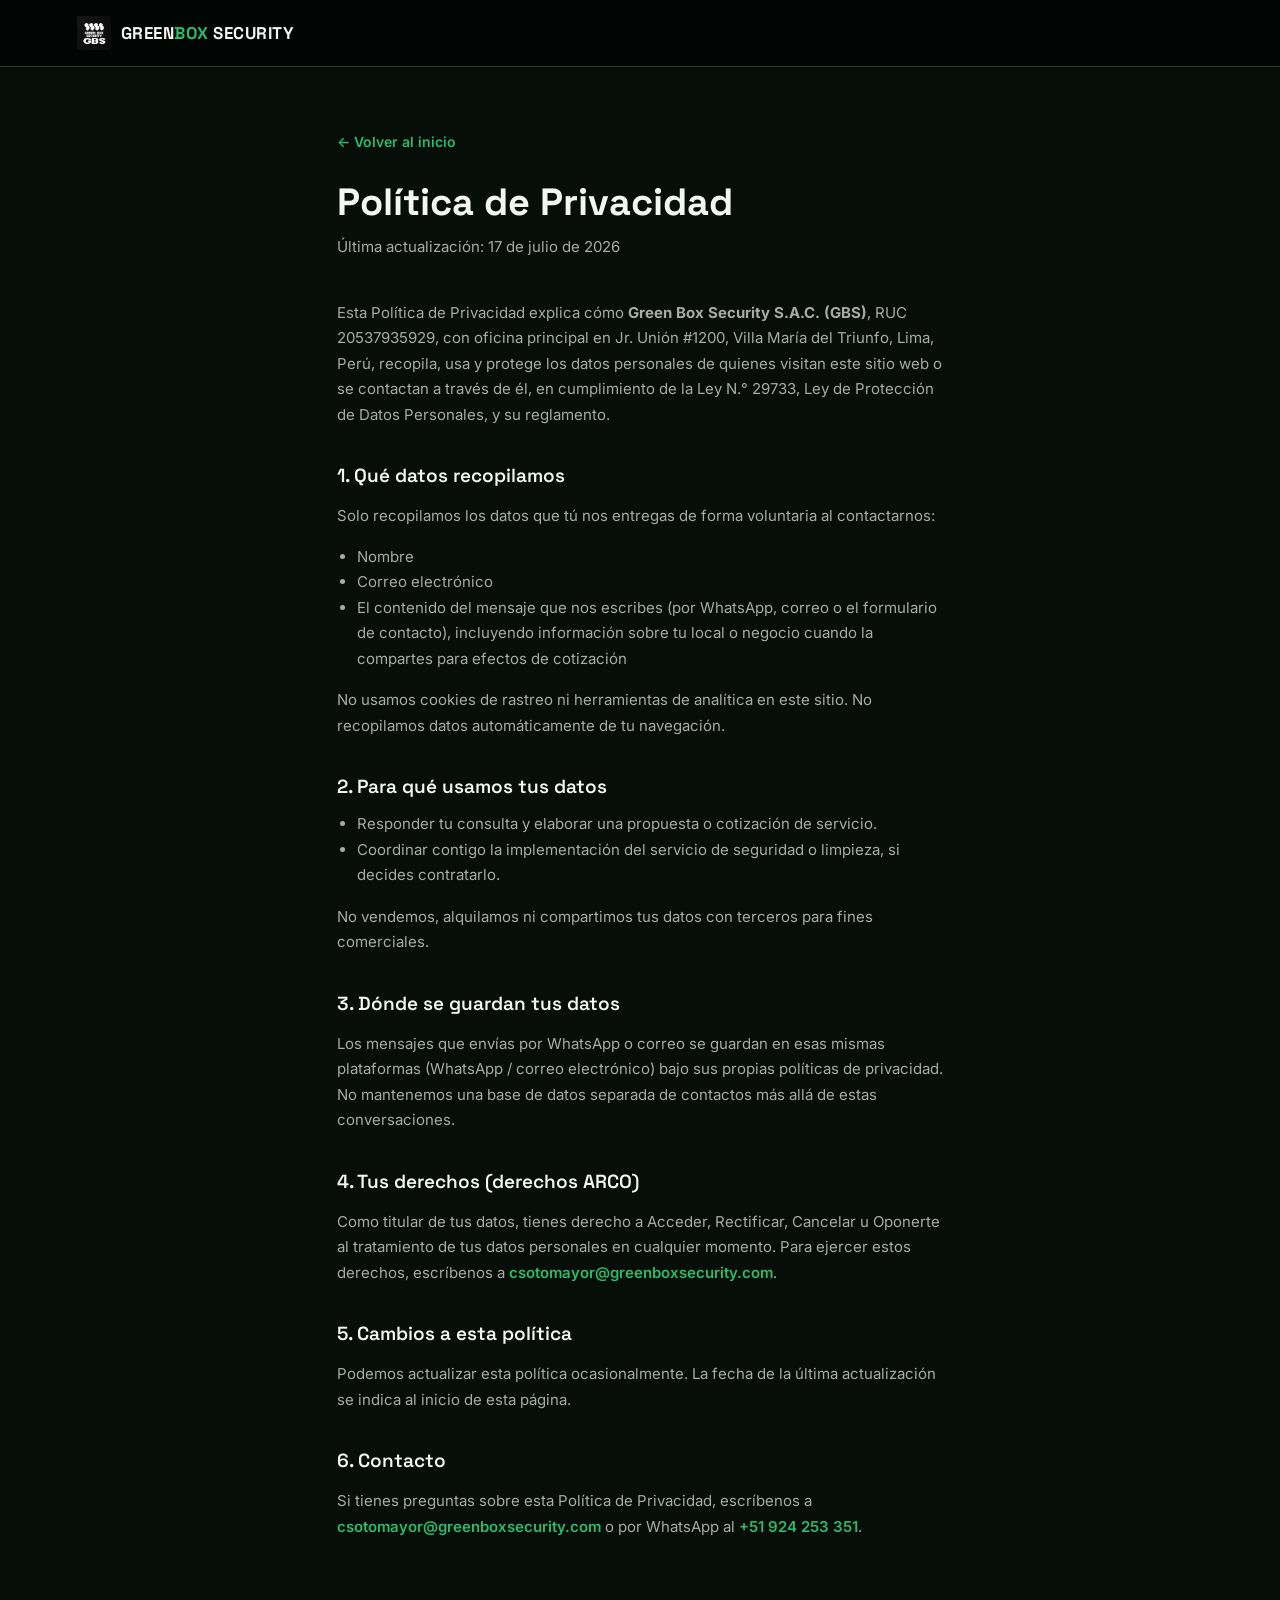
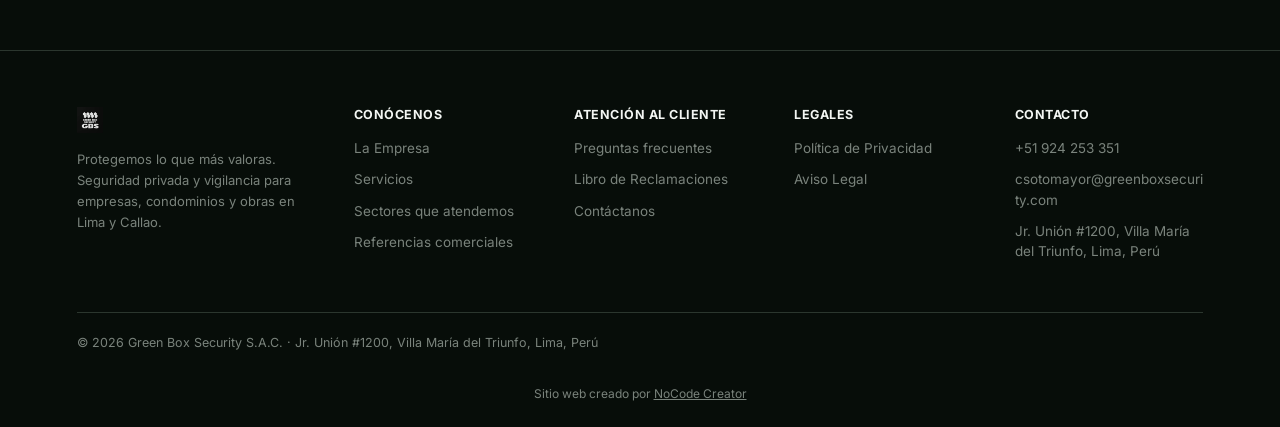
<file: privacidad.html>
<!DOCTYPE html>
<html lang="es">
<head>
<meta charset="UTF-8">
<meta name="viewport" content="width=device-width, initial-scale=1">
<title>Política de Privacidad — GreenBox Security</title>
<meta name="robots" content="noindex">
<link rel="icon" type="image/png" href="assets/logo.jpg">
<link rel="preconnect" href="https://fonts.googleapis.com">
<link rel="preconnect" href="https://fonts.gstatic.com" crossorigin>
<link href="https://fonts.googleapis.com/css2?family=Space+Grotesk:wght@500;600;700&family=Inter:wght@400;500;600;700&display=swap" rel="stylesheet">
<link rel="stylesheet" href="css/style.css">
</head>
<body>

  <header class="nav">
    <a href="index.html" class="nav__brand">
      <img src="assets/logo.jpg" alt="" class="nav__logo">
      <span class="nav__brandname">GREEN<span>BOX</span> SECURITY</span>
    </a>
  </header>

  <main class="legal">
    <a href="index.html" class="legal__back">← Volver al inicio</a>
    <h1>Política de Privacidad</h1>
    <p class="legal__updated">Última actualización: 17 de julio de 2026</p>

    <p>Esta Política de Privacidad explica cómo <strong>Green Box Security S.A.C. (GBS)</strong>, RUC 20537935929, con oficina principal en Jr. Unión #1200, Villa María del Triunfo, Lima, Perú, recopila, usa y protege los datos personales de quienes visitan este sitio web o se contactan a través de él, en cumplimiento de la Ley N.° 29733, Ley de Protección de Datos Personales, y su reglamento.</p>

    <h2>1. Qué datos recopilamos</h2>
    <p>Solo recopilamos los datos que tú nos entregas de forma voluntaria al contactarnos:</p>
    <ul>
      <li>Nombre</li>
      <li>Correo electrónico</li>
      <li>El contenido del mensaje que nos escribes (por WhatsApp, correo o el formulario de contacto), incluyendo información sobre tu local o negocio cuando la compartes para efectos de cotización</li>
    </ul>
    <p>No usamos cookies de rastreo ni herramientas de analítica en este sitio. No recopilamos datos automáticamente de tu navegación.</p>

    <h2>2. Para qué usamos tus datos</h2>
    <ul>
      <li>Responder tu consulta y elaborar una propuesta o cotización de servicio.</li>
      <li>Coordinar contigo la implementación del servicio de seguridad o limpieza, si decides contratarlo.</li>
    </ul>
    <p>No vendemos, alquilamos ni compartimos tus datos con terceros para fines comerciales.</p>

    <h2>3. Dónde se guardan tus datos</h2>
    <p>Los mensajes que envías por WhatsApp o correo se guardan en esas mismas plataformas (WhatsApp / correo electrónico) bajo sus propias políticas de privacidad. No mantenemos una base de datos separada de contactos más allá de estas conversaciones.</p>

    <h2>4. Tus derechos (derechos ARCO)</h2>
    <p>Como titular de tus datos, tienes derecho a Acceder, Rectificar, Cancelar u Oponerte al tratamiento de tus datos personales en cualquier momento. Para ejercer estos derechos, escríbenos a <a href="mailto:csotomayor@greenboxsecurity.com">csotomayor@greenboxsecurity.com</a>.</p>

    <h2>5. Cambios a esta política</h2>
    <p>Podemos actualizar esta política ocasionalmente. La fecha de la última actualización se indica al inicio de esta página.</p>

    <h2>6. Contacto</h2>
    <p>Si tienes preguntas sobre esta Política de Privacidad, escríbenos a <a href="mailto:csotomayor@greenboxsecurity.com">csotomayor@greenboxsecurity.com</a> o por WhatsApp al <a href="https://wa.me/51924253351">+51 924 253 351</a>.</p>
  </main>

  <footer class="footer">
    <div class="footer__grid">
      <div class="footer__col footer__col--brand">
        <a href="index.html" class="footer__brand">
          <img src="assets/logo.jpg" alt="GreenBox Security" class="footer__logo">
        </a>
        <p>Protegemos lo que más valoras. Seguridad privada y vigilancia para empresas, condominios y obras en Lima y Callao.</p>
      </div>
      <div class="footer__col">
        <h4>Conócenos</h4>
        <a href="empresa.html">La Empresa</a>
        <a href="index.html#servicios">Servicios</a>
        <a href="index.html#sectores">Sectores que atendemos</a>
        <a href="index.html#referencias">Referencias comerciales</a>
      </div>
      <div class="footer__col">
        <h4>Atención al cliente</h4>
        <a href="index.html#faq">Preguntas frecuentes</a>
        <a href="libro-reclamaciones.html">Libro de Reclamaciones</a>
        <a href="index.html#contacto">Contáctanos</a>
      </div>
      <div class="footer__col">
        <h4>Legales</h4>
        <a href="privacidad.html">Política de Privacidad</a>
        <a href="aviso-legal.html">Aviso Legal</a>
      </div>
      <div class="footer__col">
        <h4>Contacto</h4>
        <a href="https://wa.me/51924253351" target="_blank" rel="noopener">+51 924 253 351</a>
        <a href="mailto:csotomayor@greenboxsecurity.com">csotomayor@greenboxsecurity.com</a>
        <span>Jr. Unión #1200, Villa María del Triunfo, Lima, Perú</span>
      </div>
    </div>
    <div class="footer__bottom">© 2026 Green Box Security S.A.C. · Jr. Unión #1200, Villa María del Triunfo, Lima, Perú</div>
  </footer>
  <div class="credit-bar">Sitio web creado por <a href="https://nocodecreatoria.com/" target="_blank" rel="noopener">NoCode Creator</a></div>

</body>
</html>
</file>
<file: css/style.css>
:root {
  --bg: oklch(0.15 0.012 155);
  --bg-canvas: oklch(0.12 0.01 155);
  --surface: oklch(0.195 0.015 155);
  --surface-alt: oklch(0.115 0.012 155);
  --border: oklch(0.32 0.02 155);
  --border-dashed: oklch(0.4 0.03 155);

  --text-heading: oklch(0.97 0.005 150);
  --text-body: oklch(0.74 0.015 150);
  --text-body-strong: oklch(0.85 0.015 150);
  --text-muted: oklch(0.6 0.015 150);

  --green: oklch(0.7 0.17 152);
  --green-dark: oklch(0.56 0.17 152);
  --green-soft-bg: oklch(0.26 0.06 152);
  --green-soft-fg: oklch(0.82 0.14 152);

  --navy: oklch(0.7 0.17 152);
  --navy-hover: oklch(0.56 0.17 152);
  --navy-deep: oklch(0.1 0.014 152);

  --amber: oklch(0.75 0.13 70);
  --amber-soft-bg: oklch(0.28 0.06 70);
  --amber-soft-fg: oklch(0.82 0.12 70);

  --accent2: oklch(0.72 0.11 220);
  --accent2-bg: oklch(0.24 0.05 220);
  --accent2-fg: oklch(0.82 0.1 220);

  --shadow-navy: oklch(0.7 0.17 152 / 0.28);
}

* { box-sizing: border-box; }

html { scroll-behavior: smooth; }

body {
  margin: 0;
  background: var(--bg);
  color: var(--text-body-strong);
  font-family: 'Inter', sans-serif;
  -webkit-font-smoothing: antialiased;
  overflow-x: hidden;
}

a { color: var(--green); text-decoration: none; }
a:hover { color: var(--green-dark); }

/* ---------- Animated background scene ---------- */
.bg-scene {
  position: fixed;
  inset: 0;
  z-index: -1;
  overflow: hidden;
  pointer-events: none;
  background: var(--bg-canvas);
}
.bg-scene__layer {
  position: absolute;
  inset: 0;
  will-change: transform;
}
.bg-scene__blob {
  position: absolute;
  border-radius: 50%;
  filter: blur(90px);
  opacity: 0.35;
  will-change: transform;
}
.bg-scene__blob--violet {
  width: 640px; height: 640px;
  top: -140px; left: -100px;
  background: radial-gradient(circle, oklch(0.55 0.18 150) 0%, transparent 70%);
  animation: blobDrift1 26s ease-in-out infinite;
}
.bg-scene__blob--amber {
  width: 520px; height: 520px;
  top: 32vh; right: -160px;
  background: radial-gradient(circle, oklch(0.5 0.13 70) 0%, transparent 70%);
  animation: blobDrift2 22s ease-in-out infinite;
}
.bg-scene__blob--ink {
  width: 600px; height: 600px;
  bottom: -180px; left: 18vw;
  background: radial-gradient(circle, oklch(0.4 0.15 160) 0%, transparent 70%);
  animation: blobDrift3 30s ease-in-out infinite;
}
.bg-scene__mark {
  position: absolute;
  top: 58%; left: 50%;
  font-family: 'Space Grotesk', sans-serif;
  font-weight: 700;
  font-size: clamp(240px, 36vw, 560px);
  line-height: 1;
  color: oklch(0.7 0.15 152 / 0.045);
  transform: translate(-50%, -50%) rotate(-6deg);
  white-space: nowrap;
  user-select: none;
}

@keyframes blobDrift1 {
  0%, 100% { transform: translate(0, 0) scale(1); }
  50% { transform: translate(50px, 70px) scale(1.08); }
}
@keyframes blobDrift2 {
  0%, 100% { transform: translate(0, 0) scale(1); }
  50% { transform: translate(-60px, -40px) scale(0.94); }
}
@keyframes blobDrift3 {
  0%, 100% { transform: translate(0, 0) scale(1); }
  50% { transform: translate(40px, -60px) scale(1.06); }
}

@media (prefers-reduced-motion: reduce) {
  .bg-scene__blob { animation: none; }
  .bg-scene__layer { transform: none !important; }
}
::selection { background: oklch(0.5 0.16 152 / 0.5); }

h1, h2, h3 { font-family: 'Space Grotesk', sans-serif; margin: 0; }

@keyframes floatUp {
  from { opacity: 0; transform: translateY(14px); }
  to { opacity: 1; transform: translateY(0); }
}

/* ---------- Buttons ---------- */
.btn {
  display: inline-flex;
  align-items: center;
  gap: 8px;
  font-weight: 600;
  border-radius: 10px;
  transition: transform .2s ease, box-shadow .2s ease, background .2s ease, border-color .2s ease;
  cursor: pointer;
  border: none;
}
.btn--nav {
  background: var(--green);
  color: oklch(0.14 0.01 152);
  padding: 10px 20px;
  border-radius: 8px;
  font-size: 14px;
  box-shadow: 0 2px 10px var(--shadow-navy);
}
.btn--nav:hover { color: oklch(0.14 0.01 152); transform: translateY(-2px) scale(1.03); box-shadow: 0 6px 18px var(--shadow-navy); }

.btn--primary {
  background: var(--green);
  color: oklch(0.14 0.01 152);
  padding: 15px 26px;
  font-size: 16px;
}
.btn--primary:hover { color: oklch(0.14 0.01 152); transform: translateY(-2px); box-shadow: 0 10px 24px var(--shadow-navy); }
.btn--primary:active { transform: translateY(0); }

.btn--secondary {
  background: transparent;
  color: #fff;
  padding: 15px 26px;
  font-size: 16px;
  border: 1.5px solid oklch(0.45 0.03 155);
}
.btn--secondary:hover { transform: translateY(-2px); border-color: var(--green); color: var(--green); }

.btn--block {
  display: flex;
  justify-content: center;
  text-align: center;
  background: var(--green);
  color: oklch(0.14 0.01 152);
  padding: 12px;
  border-radius: 9px;
  font-size: 14.5px;
}
.btn--block:hover { color: oklch(0.14 0.01 152); background: var(--navy-hover); transform: scale(1.02); }

/* ---------- Nav ---------- */
.nav {
  position: relative;
  z-index: 50;
  display: flex;
  align-items: center;
  justify-content: space-between;
  padding: 16px 6vw;
  background: oklch(0.11 0.012 155 / 0.88);
  backdrop-filter: blur(10px);
  border-bottom: 1px solid var(--border);
  position: sticky;
  top: 0;
}
.nav__brand {
  display: flex;
  align-items: center;
  gap: 10px;
  transition: transform .2s ease;
  color: inherit;
}
.nav__brand:hover { transform: scale(1.03); color: inherit; }
.nav__logo { height: 34px; width: auto; }
.nav__brandname {
  font-family: 'Space Grotesk', sans-serif;
  font-weight: 700;
  font-size: 17px;
  letter-spacing: 0.5px;
  color: var(--text-heading);
}
.nav__brandname span { color: var(--green); }
.nav__links { display: flex; align-items: center; gap: 28px; }
.nav__links a:not(.btn) {
  font-size: 14.5px;
  font-weight: 500;
  color: var(--text-body);
  transition: color .2s ease;
}
.nav__links a:not(.btn):hover { color: var(--green); }

/* Hamburger (mobile only) */
.nav__burger {
  display: none;
  flex-direction: column;
  justify-content: center;
  align-items: center;
  gap: 5px;
  width: 40px;
  height: 40px;
  border-radius: 8px;
  border: none;
  background: transparent;
  cursor: pointer;
  flex-shrink: 0;
}
.nav__burger span {
  display: block;
  width: 20px;
  height: 2px;
  border-radius: 2px;
  background: var(--green);
  transition: transform .25s ease, opacity .2s ease;
}
.nav__burger[aria-expanded="true"] span:nth-child(1) { transform: translateY(7px) rotate(45deg); }
.nav__burger[aria-expanded="true"] span:nth-child(2) { opacity: 0; }
.nav__burger[aria-expanded="true"] span:nth-child(3) { transform: translateY(-7px) rotate(-45deg); }

/* Mobile dropdown menu */
.nav-mobile {
  position: fixed;
  left: 0;
  right: 0;
  z-index: 49;
  display: none;
  flex-direction: column;
  background: var(--surface);
  border-bottom: 1px solid var(--border);
  box-shadow: 0 16px 24px -18px rgba(0, 0, 0, .6);
  max-height: 0;
  overflow: hidden;
  transition: max-height .25s ease;
}
.nav-mobile.is-open { max-height: 320px; }
.nav-mobile a {
  padding: 16px 6vw;
  font-size: 15px;
  font-weight: 600;
  color: var(--text-heading);
  border-bottom: 1px solid var(--border);
}
.nav-mobile a:last-child { border-bottom: none; }

/* Floating WhatsApp button */
.fab-wa {
  position: fixed;
  right: 20px;
  bottom: 20px;
  z-index: 60;
  width: 56px;
  height: 56px;
  border-radius: 50%;
  background: oklch(0.62 0.17 152);
  color: oklch(0.12 0.01 152);
  display: flex;
  align-items: center;
  justify-content: center;
  box-shadow: 0 10px 24px -6px oklch(0.5 0.16 152 / 0.6);
  transition: transform .2s ease, box-shadow .2s ease;
}
.fab-wa:hover { color: oklch(0.12 0.01 152); transform: scale(1.08); box-shadow: 0 14px 28px -6px oklch(0.5 0.16 152 / 0.7); }
.fab-wa:active { transform: scale(0.96); }

/* ---------- Hero ---------- */
.hero {
  position: relative;
  overflow: hidden;
  display: flex;
  align-items: center;
  min-height: 640px;
  background:
    radial-gradient(circle at 82% 20%, oklch(0.3 0.09 152 / 0.55) 0%, transparent 55%),
    linear-gradient(120deg, oklch(0.09 0.012 155) 0%, oklch(0.12 0.02 155) 55%, oklch(0.1 0.03 152) 100%);
}
.hero__shield {
  position: absolute;
  top: 50%;
  right: -6%;
  width: min(46vw, 620px);
  height: auto;
  transform: translateY(-50%);
  opacity: 0.16;
  z-index: 0;
  pointer-events: none;
}
.hero__video {
  position: absolute;
  inset: 0;
  width: 100%;
  height: 100%;
  object-fit: cover;
  z-index: 0;
}
.hero__overlay {
  position: absolute;
  inset: 0;
  z-index: 1;
  background: linear-gradient(90deg, oklch(0.08 0.012 155 / 0.95) 0%, oklch(0.08 0.012 155 / 0.72) 48%, oklch(0.08 0.012 155 / 0.35) 78%);
}
.hero__copy {
  position: relative;
  z-index: 2;
  width: 100%;
  max-width: 1280px;
  margin: 0 auto;
  padding: 96px 6vw 88px;
  animation: floatUp .6s ease both;
}

.hero__title {
  font-size: clamp(38px, 4.8vw, 58px);
  line-height: 1.08;
  font-weight: 700;
  color: #fff;
  max-width: 660px;
  margin: 0 0 22px;
  letter-spacing: -0.5px;
}
.hero__title em { color: var(--green); font-style: normal; }
.hero__subtitle {
  font-size: 18px;
  line-height: 1.6;
  color: oklch(0.82 0.02 150);
  max-width: 520px;
  margin: 0 0 34px;
}
.hero__actions { display: flex; gap: 14px; flex-wrap: wrap; }

.hero__stats { display: flex; gap: 34px; margin-top: 48px; flex-wrap: wrap; }
.stat__value { font-family: 'Space Grotesk', sans-serif; font-size: 26px; font-weight: 700; color: #fff; }
.stat__label { font-size: 13px; color: oklch(0.75 0.02 150); }

/* ---------- Sections (shared) ---------- */
.section { padding: 80px 6vw; max-width: 1280px; margin: 0 auto; }
.section--narrow { max-width: 900px; }
.section--alt { background: var(--surface-alt); max-width: none; padding: 80px 6vw; }
.section--alt .section__inner { max-width: 1280px; margin: 0 auto; }

.section__head { text-align: center; max-width: 620px; margin: 0 auto 52px; }
.section__head p { color: var(--text-body); font-size: 16px; line-height: 1.6; }
.section__head h2 { font-size: clamp(28px, 3vw, 38px); font-weight: 700; color: var(--text-heading); margin: 0 0 14px; }

.eyebrow {
  font-size: 13px;
  font-weight: 700;
  letter-spacing: 1.5px;
  color: var(--green);
  text-transform: uppercase;
  margin-bottom: 10px;
}
.eyebrow::before,
.eyebrow::after {
  font-family: ui-monospace, monospace;
  font-weight: 600;
  letter-spacing: 0;
  opacity: 0.7;
}
.eyebrow::before { content: "[ "; }
.eyebrow::after { content: " ]"; }
.eyebrow--light { color: oklch(0.72 0.14 152); }

/* reveal-on-scroll */
[data-reveal] {
  opacity: 0;
  transform: translateY(28px);
  transition: opacity .7s ease, transform .7s ease;
}
[data-reveal].is-visible {
  opacity: 1;
  transform: translateY(0);
}

/* ---------- Grids & Cards ---------- */
.grid { display: grid; gap: 22px; }
.grid--services {
  display: flex;
  flex-wrap: wrap;
  justify-content: center;
}
.grid--services .card--service { flex: 1 1 260px; max-width: calc(25% - 16.5px); }
@media (max-width: 1100px) {
  .grid--services .card--service { max-width: calc(33.333% - 15px); }
}
@media (max-width: 860px) {
  .grid--services .card--service { max-width: calc(50% - 11px); }
}
@media (max-width: 560px) {
  .grid--services .card--service { max-width: 100%; }
}
.grid--zones { grid-template-columns: repeat(auto-fit, minmax(200px, 1fr)); }
.grid--brands { grid-template-columns: repeat(auto-fit, minmax(150px, 1fr)); gap: 16px; }
.grid--pricing { grid-template-columns: repeat(auto-fit, minmax(260px, 1fr)); }
.grid--testimonials { grid-template-columns: repeat(auto-fit, minmax(260px, 1fr)); gap: 20px; }
.grid--steps { grid-template-columns: repeat(auto-fit, minmax(230px, 1fr)); gap: 0; }

.card--service {
  position: relative;
  background: var(--surface);
  border: 1px solid var(--border);
  border-radius: 16px;
  padding: 0;
  transition: transform .25s ease, box-shadow .25s ease, border-color .25s ease;
}
.card--service:hover { transform: translateY(-6px); box-shadow: 0 16px 32px -18px var(--shadow-navy); border-color: oklch(0.5 0.1 152); }
.card__media { position: relative; aspect-ratio: 4 / 3; overflow: hidden; background: var(--surface-alt); border-radius: 16px 16px 0 0; }
.card__media img { width: 100%; height: 100%; object-fit: cover; display: block; transition: transform .4s ease; }
.card--service:hover .card__media img { transform: scale(1.06); }
.card__icon {
  position: absolute;
  left: 20px; bottom: -22px;
  width: 46px; height: 46px;
  border-radius: 12px;
  display: flex; align-items: center; justify-content: center;
  border: 2px solid var(--surface);
  box-shadow: 0 8px 18px -6px rgba(0,0,0,.6);
  z-index: 2;
  transition: transform .25s ease;
}
.card--service:hover .card__icon { transform: scale(1.08); }
.card__body { padding: 34px 24px 26px; }
.card--service h3 { font-size: 18px; font-weight: 600; color: var(--text-heading); margin: 0 0 8px; }
.card--service p { font-size: 14.5px; line-height: 1.55; color: var(--text-body); margin: 0; }

.step { padding: 0 22px; }
.step__num {
  font-family: 'Space Grotesk', sans-serif;
  font-size: 15px; font-weight: 700; color: oklch(0.14 0.01 152);
  background: var(--green);
  width: 38px; height: 38px; border-radius: 50%;
  display: flex; align-items: center; justify-content: center;
  margin-bottom: 18px;
}
.step h3 { font-size: 16.5px; font-weight: 600; color: var(--text-heading); margin: 0 0 8px; }
.step p { font-size: 14px; line-height: 1.55; color: var(--text-body); margin: 0; }

.card--zone {
  border: 1px solid var(--border);
  border-radius: 14px;
  background: var(--surface);
  padding: 20px 18px;
  text-align: center;
  transition: transform .25s ease, box-shadow .25s ease, border-color .25s ease;
}
.card--zone:hover { transform: translateY(-4px); box-shadow: 0 14px 28px -18px var(--shadow-navy); border-color: oklch(0.5 0.1 152); }
.card--zone__icon { color: var(--green); margin-bottom: 10px; }
.card--zone h3 { font-size: 15.5px; font-weight: 600; color: var(--text-heading); margin: 0; }

.card--brand {
  border: 1px solid var(--border);
  border-radius: 14px;
  overflow: hidden;
  background: var(--surface);
  transition: transform .25s ease, box-shadow .25s ease;
}
.card--brand:hover { transform: translateY(-5px); box-shadow: 0 14px 28px -18px var(--shadow-navy); }
.card__logo {
  height: 84px;
  display: flex; align-items: center; justify-content: center;
  padding: 14px 18px;
  background: #fff;
}
.card__logo img { max-width: 100%; max-height: 100%; object-fit: contain; }
.card__tag { font-size: 12px; color: var(--text-muted); text-align: center; padding: 9px 10px; }

.card--pricing {
  background: var(--surface);
  border-radius: 18px;
  padding: 32px 28px;
  border: 1px solid var(--border);
  display: flex; flex-direction: column; gap: 14px;
  transition: transform .25s ease, box-shadow .25s ease;
}
.card--pricing:hover { transform: translateY(-6px); box-shadow: 0 18px 36px -20px var(--shadow-navy); }
.card--pricing h3 { font-size: 19px; font-weight: 600; color: var(--text-heading); margin: 0; }
.card--pricing p { font-size: 14px; color: var(--text-body); line-height: 1.55; margin: 0; flex: 1; }
.card--pricing ul { margin: 0; padding-left: 18px; }
.card--pricing li { font-size: 13.5px; color: var(--text-body); line-height: 1.6; }

.testimonial-empty {
  max-width: 520px;
  margin: 0 auto;
  text-align: center;
  background: var(--surface);
  border: 1px solid var(--border);
  border-radius: 20px;
  padding: 48px 40px;
  display: flex;
  flex-direction: column;
  align-items: center;
}
.testimonial-empty__quote { color: oklch(0.6 0.12 152); margin-bottom: 8px; }
.testimonial-empty__stars { display: flex; gap: 4px; color: oklch(0.5 0.02 155); margin-bottom: 18px; }
.testimonial-empty__text {
  font-size: 15px;
  line-height: 1.65;
  color: var(--text-body);
  margin: 0 0 26px;
}

/* ---------- About ---------- */
.about { padding: 80px 6vw; background: var(--navy-deep); }
.about__inner {
  max-width: 1280px; margin: 0 auto;
  display: grid; grid-template-columns: 0.85fr 1.15fr;
  gap: 56px; align-items: center;
}
.about__inner > * { min-width: 0; }
.about__photo {
  width: 100%; aspect-ratio: 4 / 3;
  border-radius: 20px;
  overflow: hidden;
  background: linear-gradient(155deg, oklch(0.22 0.03 155), oklch(0.4 0.14 152));
  box-shadow: 0 20px 40px -20px rgba(0, 0, 0, .6);
  display: flex; align-items: center; justify-content: center;
  position: relative;
}
.about__photo img { width: 100%; height: 100%; object-fit: cover; display: block; }
.about__photo svg { width: 40%; height: 40%; opacity: 0.55; }
.about__title { font-size: clamp(26px, 2.8vw, 34px); font-weight: 700; color: #fff; margin: 0 0 18px; }
.about__text { color: oklch(0.78 0.015 155); font-size: 16px; line-height: 1.7; margin: 0 0 16px; }
.about__text:last-child { margin-bottom: 0; }
.about__badges { display: flex; flex-wrap: wrap; gap: 10px; margin-top: 22px; }
.about__badge {
  font-size: 12.5px; font-weight: 600;
  color: var(--green-soft-fg);
  background: var(--green-soft-bg);
  border: 1px solid oklch(0.4 0.1 152 / 0.4);
  padding: 7px 12px;
  border-radius: 20px;
}

/* ---------- Valores ---------- */
.values-row {
  max-width: 1280px; margin: 44px auto 0;
  display: flex; justify-content: center; flex-wrap: wrap;
  gap: 40px;
  padding-top: 36px;
  border-top: 1px solid oklch(1 0 0 / 0.08);
}
.value-item { display: flex; flex-direction: column; align-items: center; gap: 8px; }
.value-item svg { color: var(--green); }
.value-item span { font-size: 13px; font-weight: 600; color: oklch(0.85 0.02 260); letter-spacing: .2px; }

/* ---------- Misión / Visión ---------- */
.mv-card {
  background: var(--surface); border: 1px solid var(--border); border-radius: 16px;
  padding: 30px 28px;
}
.mv-card__icon {
  width: 42px; height: 42px; border-radius: 11px;
  display: flex; align-items: center; justify-content: center;
  background: var(--green-soft-bg); color: var(--green-soft-fg);
  margin-bottom: 16px;
}
.mv-card h3 { font-size: 18px; font-weight: 600; color: var(--text-heading); margin: 0 0 10px; }
.mv-card p { font-size: 14.5px; line-height: 1.65; color: var(--text-body); margin: 0; }

/* ---------- Checklist (Por qué elegirnos) ---------- */
.checklist-grid {
  display: grid; grid-template-columns: repeat(auto-fit, minmax(260px, 1fr));
  gap: 16px; max-width: 900px; margin: 0 auto;
}
.checklist-item {
  display: flex; align-items: flex-start; gap: 12px;
  background: var(--surface); border: 1px solid var(--border); border-radius: 12px;
  padding: 16px 18px;
  font-size: 14.5px; font-weight: 600; color: var(--text-body-strong);
}
.checklist-item svg { color: var(--green); flex-shrink: 0; margin-top: 1px; }

/* ---------- SUCAMEC trust badge ---------- */
.sucamec-badge {
  max-width: 760px; margin: 32px auto 0;
  display: flex; align-items: flex-start; gap: 16px;
  background: var(--green-soft-bg);
  border: 1px solid oklch(0.4 0.1 152 / 0.4);
  border-radius: 14px;
  padding: 18px 22px;
}
.sucamec-badge svg { color: var(--green-soft-fg); flex-shrink: 0; margin-top: 2px; }
.sucamec-badge strong { display: block; color: var(--text-heading); font-size: 14.5px; margin-bottom: 4px; }
.sucamec-badge span { font-size: 13px; color: var(--text-body); line-height: 1.55; }

/* ---------- Servicios complementarios (chips) ---------- */
.extra-services { margin-top: 40px; text-align: center; }
.extra-services__label { font-size: 13.5px; font-weight: 600; color: var(--text-muted); margin: 0 0 14px; text-transform: uppercase; letter-spacing: .5px; }
.chip-list { display: flex; flex-wrap: wrap; justify-content: center; gap: 10px; }
.chip {
  font-size: 13px; font-weight: 500; color: var(--text-body);
  background: var(--surface); border: 1px solid var(--border);
  padding: 8px 14px; border-radius: 20px;
}

/* ---------- FAQ ---------- */
.faq-list { display: flex; flex-direction: column; gap: 14px; }
.faq-item {
  background: var(--surface);
  border: 1px solid var(--border);
  border-radius: 14px;
  padding: 20px 24px;
  transition: border-color .2s ease, box-shadow .2s ease;
}
.faq-item:hover { border-color: oklch(0.5 0.1 152); box-shadow: 0 8px 20px -14px var(--shadow-navy); }
.faq-item summary {
  font-weight: 600; font-size: 16px; color: var(--text-heading);
  cursor: pointer; list-style: none;
}
.faq-item summary::-webkit-details-marker { display: none; }
.faq-item p { font-size: 14.5px; line-height: 1.65; color: var(--text-body); margin: 12px 0 0; }

/* ---------- Contact ---------- */
.contact-card {
  max-width: 1000px; margin: 0 auto;
  background: var(--surface);
  border-radius: 24px;
  padding: 52px 6vw;
  display: grid; grid-template-columns: 1fr 1fr;
  gap: 48px;
  border: 1px solid var(--border);
  box-shadow: 0 20px 50px -30px rgba(0,0,0,.6);
}
.contact-card__info, .contact-form { min-width: 0; }
.contact-card__info h2 { font-size: clamp(26px, 2.8vw, 32px); font-weight: 700; color: var(--text-heading); margin: 0 0 16px; }
.contact-card__info p { font-size: 15.5px; line-height: 1.65; color: var(--text-body); margin: 0 0 28px; }

.contact-hours {
  display: flex;
  flex-direction: column;
  gap: 4px;
  background: var(--surface-alt);
  border: 1px solid var(--border);
  border-radius: 12px;
  padding: 14px 18px;
  margin-bottom: 20px;
  font-size: 13.5px;
  color: var(--text-body);
}
.contact-hours strong { color: var(--text-heading); }

.contact-link {
  display: flex; align-items: center; gap: 12px;
  border-radius: 12px; padding: 16px 18px; margin-bottom: 12px;
  font-weight: 600;
  transition: transform .2s ease, box-shadow .2s ease;
  overflow-wrap: break-word;
  min-width: 0;
}
.contact-link--wa { background: var(--green-soft-bg); color: var(--green-soft-fg); }
.contact-link--wa:hover { color: var(--green-soft-fg); transform: translateX(4px); box-shadow: 0 8px 18px -12px oklch(0.5 0.14 152 / 0.5); }
.contact-link--mail { background: var(--accent2-bg); color: var(--accent2-fg); margin-bottom: 0; }
.contact-link--mail:hover { color: var(--accent2-fg); transform: translateX(4px); box-shadow: 0 8px 18px -12px oklch(0.4 0.1 220 / 0.4); }
.contact-link__dot { width: 10px; height: 10px; border-radius: 50%; flex-shrink: 0; }
.contact-link__dot--green { background: var(--green); }
.contact-link__dot--blue { background: var(--accent2); }

.contact-form { display: flex; flex-direction: column; gap: 14px; }
.contact-form input,
.contact-form select,
.contact-form textarea {
  padding: 14px 16px;
  border-radius: 10px;
  border: 1.5px solid var(--border);
  background: var(--bg-canvas);
  color: var(--text-body-strong);
  font-size: 14.5px;
  font-family: inherit;
  transition: border-color .2s ease, box-shadow .2s ease;
}
.contact-form select { appearance: none; background-image: url("data:image/svg+xml,%3Csvg xmlns='http://www.w3.org/2000/svg' viewBox='0 0 24 24' fill='none' stroke='%23888' stroke-width='2' stroke-linecap='round' stroke-linejoin='round'%3E%3Cpath d='M6 9l6 6 6-6'/%3E%3C/svg%3E"); background-repeat: no-repeat; background-position: right 14px center; background-size: 16px; padding-right: 40px; }
.contact-form select:invalid { color: var(--text-muted); }
.form-row { display: flex; gap: 12px; }
.form-row select { flex: 0 0 42%; }
.form-row input { flex: 1; }
@media (max-width: 480px) { .form-row { flex-direction: column; } .form-row select { flex-basis: auto; } }
.contact-form input::placeholder,
.contact-form textarea::placeholder { color: var(--text-muted); }
.contact-form textarea { resize: vertical; }
.contact-form input:focus,
.contact-form select:focus,
.contact-form textarea:focus {
  border-color: var(--green);
  box-shadow: 0 0 0 3px oklch(0.6 0.14 152 / 0.18);
  outline: none;
}
.contact-form button {
  background: var(--green);
  color: oklch(0.14 0.01 152);
  border: none;
  padding: 15px;
  border-radius: 10px;
  font-weight: 600;
  font-size: 15px;
  cursor: pointer;
  transition: transform .15s ease, background .2s ease;
}
.contact-form button:hover { background: var(--navy-hover); }
.contact-form button:active { transform: scale(0.97); }
.contact-form__success { font-size: 13.5px; color: var(--green-soft-fg); margin: 0; }

.contact-form__consent {
  display: flex;
  align-items: flex-start;
  gap: 10px;
  font-size: 12.5px;
  line-height: 1.5;
  color: var(--text-muted);
  cursor: pointer;
}
.contact-form__consent input { margin-top: 2px; flex-shrink: 0; }
.contact-form__consent a { color: var(--green); }

/* ---------- Footer ---------- */
.footer { padding: 56px 6vw 0; border-top: 1px solid var(--border); }
.footer__grid {
  max-width: 1280px; margin: 0 auto;
  display: grid; grid-template-columns: 1.3fr repeat(4, 1fr);
  gap: 32px;
  padding-bottom: 40px;
}
.footer__col { min-width: 0; }
.footer__brand { display: flex; align-items: center; gap: 10px; margin-bottom: 14px; }
.footer__logo { height: 26px; width: auto; opacity: 0.9; }
.footer__col p { font-size: 13px; color: var(--text-muted); line-height: 1.6; margin: 0; }
.footer__col h4 {
  font-size: 12.5px; font-weight: 700; color: var(--text-heading);
  text-transform: uppercase; letter-spacing: .5px; margin: 0 0 16px;
}
.footer__col a, .footer__col span {
  display: block; font-size: 13.5px; color: var(--text-muted);
  margin-bottom: 11px; line-height: 1.5;
  overflow-wrap: break-word;
}
.footer__col a:hover { color: var(--green); }
.footer__bottom {
  max-width: 1280px; margin: 0 auto;
  padding: 22px 0; border-top: 1px solid var(--border);
  font-size: 12.5px; color: var(--text-muted);
}
@media (max-width: 960px) {
  .footer__grid { grid-template-columns: 1fr 1fr; }
  .footer__col--brand { grid-column: 1 / -1; }
}
@media (max-width: 560px) {
  .footer__grid { grid-template-columns: 1fr; gap: 28px; }
}

.credit-bar {
  text-align: center;
  padding: 14px 6vw 26px;
  font-size: 12px;
  color: var(--text-muted);
}
.credit-bar a { color: var(--text-muted); text-decoration: underline; }
.credit-bar a:hover { color: var(--green); }

/* ---------- Legal data table ---------- */
.legal-table { background: var(--surface); border: 1px solid var(--border); border-radius: 16px; overflow: hidden; }
.legal-table__row { display: grid; grid-template-columns: 200px 1fr; border-bottom: 1px solid var(--border); }
.legal-table__row--last { border-bottom: none; }
.legal-table__label { padding: 16px 20px; font-size: 13px; font-weight: 700; color: var(--text-heading); background: var(--surface-alt); }
.legal-table__value { padding: 16px 20px; font-size: 14px; color: var(--text-body); }
@media (max-width: 600px) {
  .legal-table__row { grid-template-columns: 1fr; }
  .legal-table__label { border-bottom: 1px solid var(--border); }
}

/* ---------- Legal pages ---------- */
.legal {
  max-width: 760px;
  margin: 0 auto;
  padding: 64px 6vw 96px;
}
.legal__back { display: inline-block; margin-bottom: 28px; font-size: 14px; font-weight: 600; }
.legal h1 {
  font-size: clamp(28px, 3.4vw, 38px);
  font-weight: 700;
  color: var(--text-heading);
  margin: 0 0 8px;
}
.legal__updated { font-size: 13px; color: var(--text-muted); margin: 0 0 40px; }
.legal h2 {
  font-size: 19px;
  font-weight: 600;
  color: var(--text-heading);
  margin: 36px 0 12px;
}
.legal p, .legal li { font-size: 15px; line-height: 1.7; color: var(--text-body); }
.legal ul { padding-left: 20px; margin: 0 0 16px; }
.legal a { font-weight: 600; }
.legal__placeholder {
  background: var(--green-soft-bg);
  color: var(--green-soft-fg);
  padding: 2px 6px;
  border-radius: 4px;
  font-weight: 600;
}

/* ---------- Responsive ---------- */
@media (max-width: 860px) {
  .hero__copy { padding-top: 48px; }
  .hero__shield { opacity: 0.1; width: 60vw; right: -14%; }
  .about__inner { grid-template-columns: 1fr; }
  .contact-card { grid-template-columns: 1fr; padding: 36px 6vw; }
  .nav__links { display: none; }
  .nav__burger { display: flex; }
  .nav-mobile { display: flex; }
}


/* Tighter rhythm + fuller overlay coverage on small screens so wrapped text stays legible */
@media (max-width: 640px) {
  .hero__copy { padding-top: 28px; padding-bottom: 36px; }
  .hero__overlay { background: linear-gradient(180deg, oklch(0.08 0.012 155 / 0.55) 0%, oklch(0.08 0.012 155 / 0.9) 55%, oklch(0.08 0.012 155 / 0.9) 100%); }
  .hero__shield { display: none; }

  .section, .about { padding-top: 56px; padding-bottom: 56px; }
  .section--alt { padding-top: 56px; padding-bottom: 56px; }
  .section__head { margin-bottom: 36px; }

  .hero__stats { gap: 22px; margin-top: 32px; flex-wrap: wrap; }

  /* Horizontal, swipeable carousels instead of long vertical stacks */
  .grid--services,
  .grid--zones {
    display: flex;
    flex-wrap: nowrap;
    justify-content: flex-start;
    overflow-x: auto;
    scroll-snap-type: x mandatory;
    -webkit-overflow-scrolling: touch;
    margin: 0 -6vw;
    padding: 4px 6vw 10px;
  }
  .grid--services::-webkit-scrollbar,
  .grid--zones::-webkit-scrollbar { display: none; }
  .grid--services .card--service {
    flex: 0 0 78%;
    max-width: 78%;
    scroll-snap-align: start;
  }
  .grid--zones .card--zone {
    flex: 0 0 42%;
    max-width: 42%;
    scroll-snap-align: start;
  }
}
</file>
